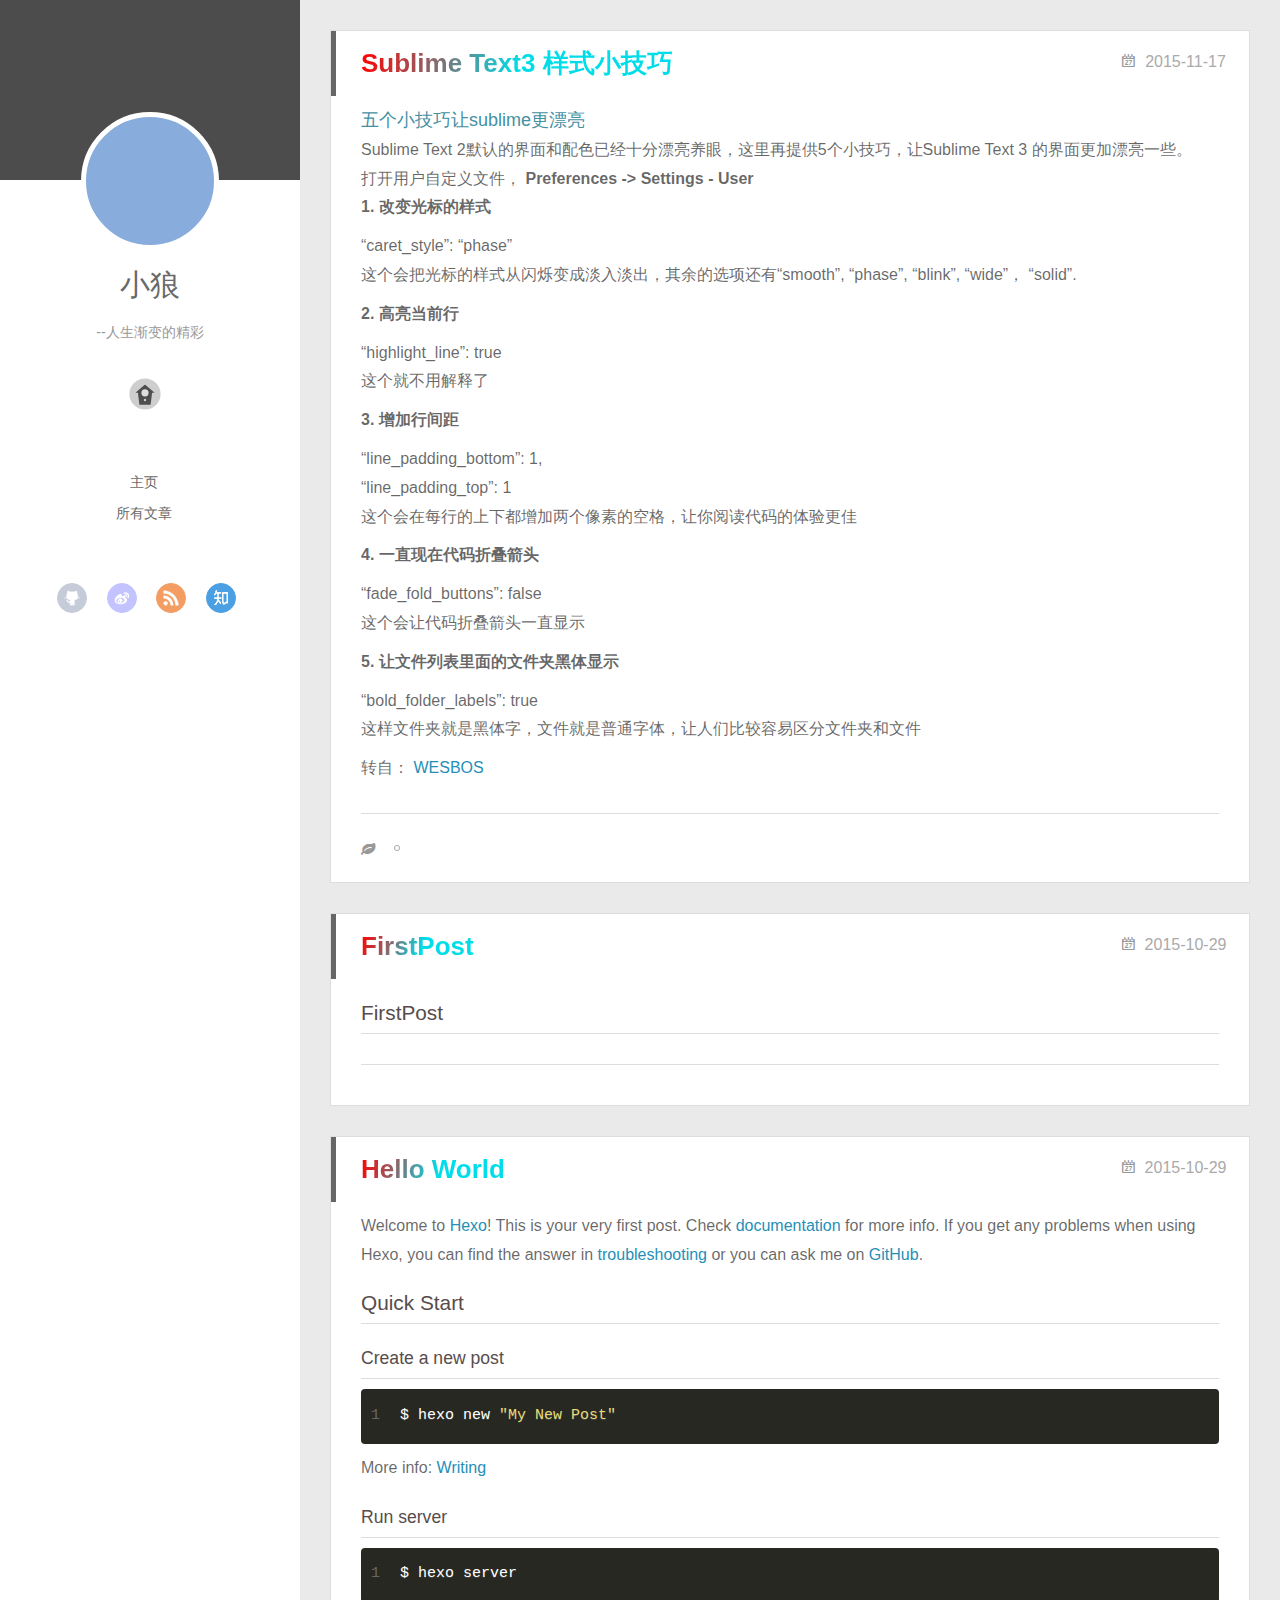
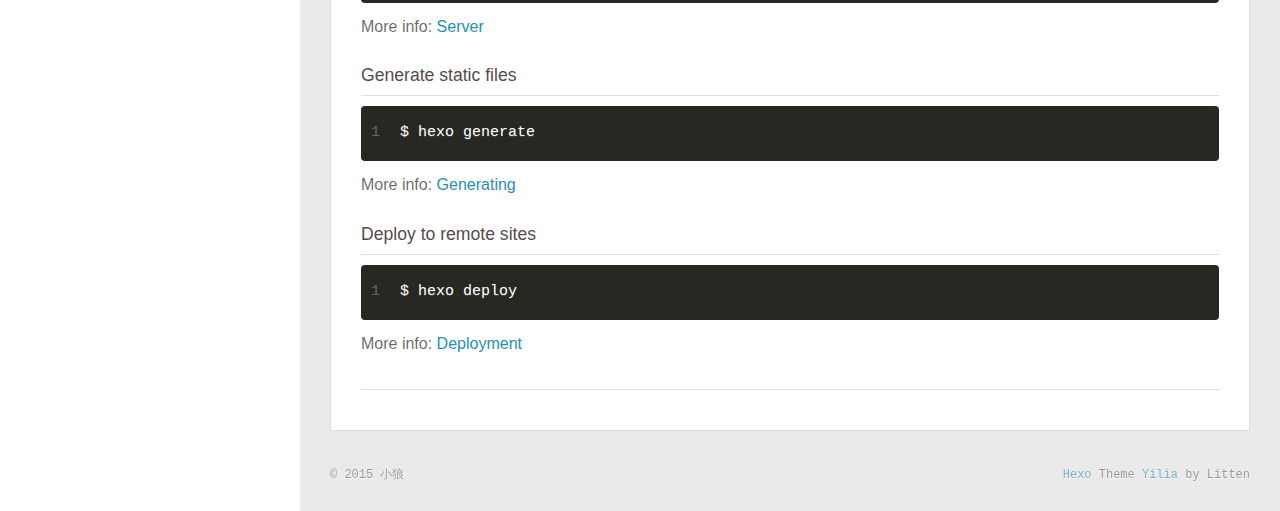
<file: index.html>
<!DOCTYPE html>
<html>
<head>
  <meta charset="utf-8">
  
  <title>luckymore</title>
  <meta name="viewport" content="width=device-width, initial-scale=1, maximum-scale=1">
  <meta name="description" content="随心札记">
<meta property="og:type" content="website">
<meta property="og:title" content="luckymore">
<meta property="og:url" content="http://luckymore.github.io/index.html">
<meta property="og:site_name" content="luckymore">
<meta property="og:description" content="随心札记">
<meta name="twitter:card" content="summary">
<meta name="twitter:title" content="luckymore">
<meta name="twitter:description" content="随心札记">
  
    <link rel="alternative" href="/atom.xml" title="luckymore" type="application/atom+xml">
  
  
    <link rel="icon" href="/favicon.png">
  
  <link rel="stylesheet" href="/css/style.css" type="text/css">
</head>
<body>
  <div id="container">
    <div class="left-col">
    <div class="overlay"></div>
<div class="intrude-less">
	<header id="header" class="inner">
		<a href="/" class="profilepic">
			
			<img lazy-src="/img/pug_bike.gif" class="js-avatar">
			
		</a>

		<hgroup>
		  <h1 class="header-author"><a href="/">小狼</a></h1>
		</hgroup>

		
		<p class="header-subtitle">--人生渐变的精彩</p>
		

		
			<div class="switch-btn">
				<div class="icon">
					<div class="icon-ctn">
						<div class="icon-wrap icon-house" data-idx="0">
							<div class="birdhouse"></div>
							<div class="birdhouse_holes"></div>
						</div>
						<div class="icon-wrap icon-ribbon hide" data-idx="1">
							<div class="ribbon"></div>
						</div>
						
						<div class="icon-wrap icon-link hide" data-idx="2">
							<div class="loopback_l"></div>
							<div class="loopback_r"></div>
						</div>
						
						
						<div class="icon-wrap icon-me hide" data-idx="3">
							<div class="user"></div>
							<div class="shoulder"></div>
						</div>
						
					</div>
					
				</div>
				<div class="tips-box hide">
					<div class="tips-arrow"></div>
					<ul class="tips-inner">
						<li>菜单</li>
						<li>标签</li>
						
						<li>友情链接</li>
						
						
						<li>关于我</li>
						
					</ul>
				</div>
			</div>
		

		<div class="switch-area">
			<div class="switch-wrap">
				<section class="switch-part switch-part1">
					<nav class="header-menu">
						<ul>
						
							<li><a href="/">主页</a></li>
				        
							<li><a href="/archives">所有文章</a></li>
				        
						</ul>
					</nav>
					<nav class="header-nav">
						<div class="social">
							
								<a class="github" target="_blank" href="https://github.com/luckymore" title="github">github</a>
					        
								<a class="weibo" target="_blank" href="http://weibo.com/p/1005052937561245/home?from=page_100505&mod=TAB#place" title="weibo">weibo</a>
					        
								<a class="rss" target="_blank" href="http://feeds.feedburner.com/~u/04729915742677404340" title="rss">rss</a>
					        
								<a class="zhihu" target="_blank" href="http://www.zhihu.com/people/zhang-zhu-11-59" title="zhihu">zhihu</a>
					        
						</div>
					</nav>
				</section>
				
				
				<section class="switch-part switch-part2">
					<div class="widget tagcloud" id="js-tagcloud">
						<a href="/tags/Sublime/" style="font-size: 10px;">Sublime</a>
					</div>
				</section>
				
				
				
				<section class="switch-part switch-part3">
					<div id="js-friends">
					
			          <a target="_blank" class="main-nav-link switch-friends-link" href="http://localhost:4000/">奥巴马的博客</a>
			        
			          <a target="_blank" class="main-nav-link switch-friends-link" href="http://localhost:4000/">卡卡的美丽传说</a>
			        
			          <a target="_blank" class="main-nav-link switch-friends-link" href="http://localhost:4000/">本泽马的博客</a>
			        
			          <a target="_blank" class="main-nav-link switch-friends-link" href="http://localhost:4000/">吉格斯的博客</a>
			        
			          <a target="_blank" class="main-nav-link switch-friends-link" href="http://localhost:4000/">习大大大不同</a>
			        
			          <a target="_blank" class="main-nav-link switch-friends-link" href="http://localhost:4000/">托蒂的博客</a>
			        
			        </div>
				</section>
				

				
				
				<section class="switch-part switch-part4">
				
					<div id="js-aboutme">我是谁，我从哪里来，我到哪里去？我就是我，是颜色不一样的吃货…</div>
				</section>
				
			</div>
		</div>
	</header>				
</div>
    </div>
    <div class="mid-col">
      <nav id="mobile-nav">
  	<div class="overlay">
  		<div class="slider-trigger"></div>
  		<h1 class="header-author js-mobile-header hide">小狼</h1>
  	</div>
	<div class="intrude-less">
		<header id="header" class="inner">
			<div class="profilepic">
				<img lazy-src="/img/pug_bike.gif" class="js-avatar">
			</div>
			<hgroup>
			  <h1 class="header-author">小狼</h1>
			</hgroup>
			
			<p class="header-subtitle">--人生渐变的精彩</p>
			
			<nav class="header-menu">
				<ul>
				
					<li><a href="/">主页</a></li>
		        
					<li><a href="/archives">所有文章</a></li>
		        
		        <div class="clearfix"></div>
				</ul>
			</nav>
			<nav class="header-nav">
				<div class="social">
					
						<a class="github" target="_blank" href="https://github.com/luckymore" title="github">github</a>
			        
						<a class="weibo" target="_blank" href="http://weibo.com/p/1005052937561245/home?from=page_100505&mod=TAB#place" title="weibo">weibo</a>
			        
						<a class="rss" target="_blank" href="http://feeds.feedburner.com/~u/04729915742677404340" title="rss">rss</a>
			        
						<a class="zhihu" target="_blank" href="http://www.zhihu.com/people/zhang-zhu-11-59" title="zhihu">zhihu</a>
			        
				</div>
			</nav>
		</header>				
	</div>
</nav>
      <div class="body-wrap">
  
    <article id="post-Sublime-Text3-样式小技巧" class="article article-type-post" itemscope itemprop="blogPost">
  
    <div class="article-meta">
      <a href="/2015/11/17/Sublime-Text3-样式小技巧/" class="article-date">
  	<time datetime="2015-11-17T14:41:33.000Z" itemprop="datePublished">2015-11-17</time>
</a>
    </div>
  
  <div class="article-inner">
    
      <input type="hidden" class="isFancy" />
    
    
      <header class="article-header">
        
  
    <h1 itemprop="name">
      <a class="article-title" href="/2015/11/17/Sublime-Text3-样式小技巧/">Sublime Text3 样式小技巧</a>
    </h1>
  

      </header>
      
    
    <div class="article-entry" itemprop="articleBody">
      
        <p><font color="#4590a3" size="4px">五个小技巧让sublime更漂亮</font><br>Sublime Text 2默认的界面和配色已经十分漂亮养眼，这里再提供5个小技巧，让Sublime Text 3 的界面更加漂亮一些。<br>  打开用户自定义文件， <strong>Preferences -&gt; Settings - User</strong><br><strong>1. 改变光标的样式</strong></p>
<p>“caret_style”: “phase”<br>这个会把光标的样式从闪烁变成淡入淡出，其余的选项还有“smooth”, “phase”, “blink”, “wide”， “solid”.</p>
<p><strong>2. 高亮当前行</strong></p>
<p>“highlight_line”: true<br>这个就不用解释了</p>
<p><strong>3. 增加行间距</strong></p>
<p>“line_padding_bottom”: 1,<br>“line_padding_top”: 1<br>这个会在每行的上下都增加两个像素的空格，让你阅读代码的体验更佳</p>
<p><strong>4. 一直现在代码折叠箭头</strong></p>
<p>“fade_fold_buttons”: false<br>这个会让代码折叠箭头一直显示</p>
<p><strong>5. 让文件列表里面的文件夹黑体显示</strong></p>
<p>“bold_folder_labels”: true<br>这样文件夹就是黑体字，文件就是普通字体，让人们比较容易区分文件夹和文件</p>
<p>转自： <a href="http://wesbos.com/sublime-text-5-visual-tweaks/" target="_blank" rel="external">WESBOS</a></p>

      
    </div>
    
    <div class="article-info article-info-index">
      
      
	<div class="article-tag tagcloud">
		<ul class="article-tag-list"><li class="article-tag-list-item"><a class="article-tag-list-link" href="/tags/Sublime/">Sublime</a></li></ul>
	</div>

      

      
      <div class="clearfix"></div>
    </div>
    
  </div>
  
</article>







  
    <article id="post-FirstPost" class="article article-type-post" itemscope itemprop="blogPost">
  
    <div class="article-meta">
      <a href="/2015/10/29/FirstPost/" class="article-date">
  	<time datetime="2015-10-29T05:58:21.000Z" itemprop="datePublished">2015-10-29</time>
</a>
    </div>
  
  <div class="article-inner">
    
      <input type="hidden" class="isFancy" />
    
    
      <header class="article-header">
        
  
    <h1 itemprop="name">
      <a class="article-title" href="/2015/10/29/FirstPost/">FirstPost</a>
    </h1>
  

      </header>
      
    
    <div class="article-entry" itemprop="articleBody">
      
        <h2 id="FirstPost">FirstPost</h2>
      
    </div>
    
    <div class="article-info article-info-index">
      
      
      

      
      <div class="clearfix"></div>
    </div>
    
  </div>
  
</article>







  
    <article id="post-hello-world" class="article article-type-post" itemscope itemprop="blogPost">
  
    <div class="article-meta">
      <a href="/2015/10/29/hello-world/" class="article-date">
  	<time datetime="2015-10-29T03:55:16.000Z" itemprop="datePublished">2015-10-29</time>
</a>
    </div>
  
  <div class="article-inner">
    
      <input type="hidden" class="isFancy" />
    
    
      <header class="article-header">
        
  
    <h1 itemprop="name">
      <a class="article-title" href="/2015/10/29/hello-world/">Hello World</a>
    </h1>
  

      </header>
      
    
    <div class="article-entry" itemprop="articleBody">
      
        <p>Welcome to <a href="http://hexo.io/" target="_blank" rel="external">Hexo</a>! This is your very first post. Check <a href="http://hexo.io/docs/" target="_blank" rel="external">documentation</a> for more info. If you get any problems when using Hexo, you can find the answer in <a href="http://hexo.io/docs/troubleshooting.html" target="_blank" rel="external">troubleshooting</a> or you can ask me on <a href="https://github.com/hexojs/hexo/issues" target="_blank" rel="external">GitHub</a>.</p>
<h2 id="Quick_Start">Quick Start</h2><h3 id="Create_a_new_post">Create a new post</h3><figure class="highlight bash"><table><tr><td class="gutter"><pre><span class="line">1</span><br></pre></td><td class="code"><pre><span class="line">$ hexo new <span class="string">"My New Post"</span></span><br></pre></td></tr></table></figure>
<p>More info: <a href="http://hexo.io/docs/writing.html" target="_blank" rel="external">Writing</a></p>
<h3 id="Run_server">Run server</h3><figure class="highlight bash"><table><tr><td class="gutter"><pre><span class="line">1</span><br></pre></td><td class="code"><pre><span class="line">$ hexo server</span><br></pre></td></tr></table></figure>
<p>More info: <a href="http://hexo.io/docs/server.html" target="_blank" rel="external">Server</a></p>
<h3 id="Generate_static_files">Generate static files</h3><figure class="highlight bash"><table><tr><td class="gutter"><pre><span class="line">1</span><br></pre></td><td class="code"><pre><span class="line">$ hexo generate</span><br></pre></td></tr></table></figure>
<p>More info: <a href="http://hexo.io/docs/generating.html" target="_blank" rel="external">Generating</a></p>
<h3 id="Deploy_to_remote_sites">Deploy to remote sites</h3><figure class="highlight bash"><table><tr><td class="gutter"><pre><span class="line">1</span><br></pre></td><td class="code"><pre><span class="line">$ hexo deploy</span><br></pre></td></tr></table></figure>
<p>More info: <a href="http://hexo.io/docs/deployment.html" target="_blank" rel="external">Deployment</a></p>

      
    </div>
    
    <div class="article-info article-info-index">
      
      
      

      
      <div class="clearfix"></div>
    </div>
    
  </div>
  
</article>







  
  
</div>
      <footer id="footer">
  <div class="outer">
    <div id="footer-info">
    	<div class="footer-left">
    		&copy; 2015 小狼
    	</div>
      	<div class="footer-right">
      		<a href="http://hexo.io/" target="_blank">Hexo</a>  Theme <a href="https://github.com/litten/hexo-theme-yilia" target="_blank">Yilia</a> by Litten
      	</div>
    </div>
  </div>
</footer>
    </div>
    
  <link rel="stylesheet" href="/fancybox/jquery.fancybox.css" type="text/css">


<script>
	var yiliaConfig = {
		fancybox: true,
		mathjax: true,
		animate: true,
		isHome: true,
		isPost: false,
		isArchive: false,
		isTag: false,
		isCategory: false,
		open_in_new: true
	}
</script>
<script src="http://7.url.cn/edu/jslib/comb/require-2.1.6,jquery-1.9.1.min.js" type="text/javascript"></script>
<script src="/js/main.js" type="text/javascript"></script>






<script type="text/x-mathjax-config">
MathJax.Hub.Config({
    tex2jax: {
        inlineMath: [ ['$','$'], ["\\(","\\)"]  ],
        processEscapes: true,
        skipTags: ['script', 'noscript', 'style', 'textarea', 'pre', 'code']
    }
});

MathJax.Hub.Queue(function() {
    var all = MathJax.Hub.getAllJax(), i;
    for(i=0; i < all.length; i += 1) {
        all[i].SourceElement().parentNode.className += ' has-jax';                 
    }       
});
</script>

<script type="text/javascript" src="http://cdn.mathjax.org/mathjax/latest/MathJax.js?config=TeX-AMS-MML_HTMLorMML">
</script>


  </div>
</body>
</html>
</file>
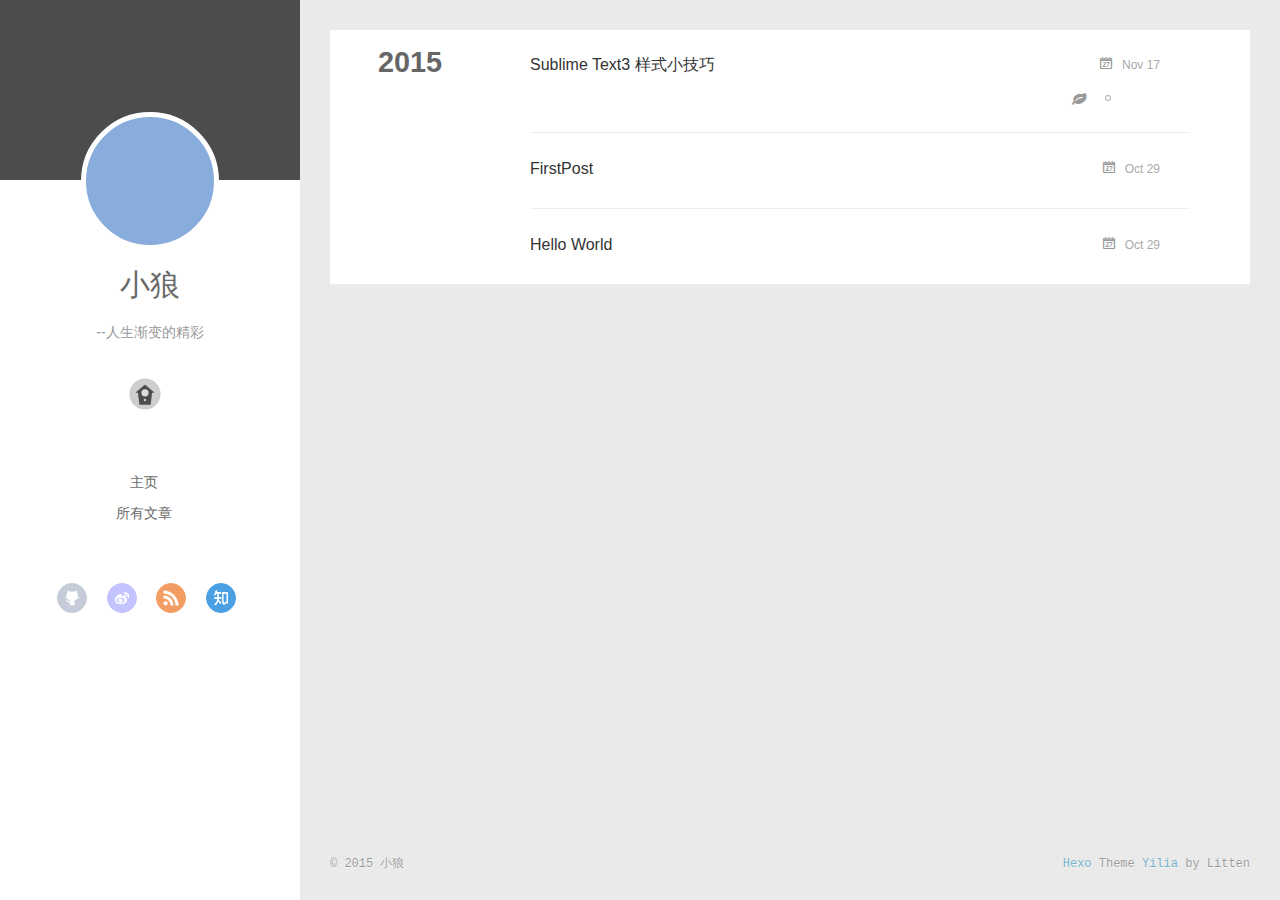
<file: archives/index.html>
<!DOCTYPE html>
<html>
<head>
  <meta charset="utf-8">
  
  <title>Archives | luckymore</title>
  <meta name="viewport" content="width=device-width, initial-scale=1, maximum-scale=1">
  <meta name="description" content="随心札记">
<meta property="og:type" content="website">
<meta property="og:title" content="luckymore">
<meta property="og:url" content="http://luckymore.github.io/archives/index.html">
<meta property="og:site_name" content="luckymore">
<meta property="og:description" content="随心札记">
<meta name="twitter:card" content="summary">
<meta name="twitter:title" content="luckymore">
<meta name="twitter:description" content="随心札记">
  
    <link rel="alternative" href="/atom.xml" title="luckymore" type="application/atom+xml">
  
  
    <link rel="icon" href="/favicon.png">
  
  <link rel="stylesheet" href="/css/style.css" type="text/css">
</head>
<body>
  <div id="container">
    <div class="left-col">
    <div class="overlay"></div>
<div class="intrude-less">
	<header id="header" class="inner">
		<a href="/" class="profilepic">
			
			<img lazy-src="/img/pug_bike.gif" class="js-avatar">
			
		</a>

		<hgroup>
		  <h1 class="header-author"><a href="/">小狼</a></h1>
		</hgroup>

		
		<p class="header-subtitle">--人生渐变的精彩</p>
		

		
			<div class="switch-btn">
				<div class="icon">
					<div class="icon-ctn">
						<div class="icon-wrap icon-house" data-idx="0">
							<div class="birdhouse"></div>
							<div class="birdhouse_holes"></div>
						</div>
						<div class="icon-wrap icon-ribbon hide" data-idx="1">
							<div class="ribbon"></div>
						</div>
						
						<div class="icon-wrap icon-link hide" data-idx="2">
							<div class="loopback_l"></div>
							<div class="loopback_r"></div>
						</div>
						
						
						<div class="icon-wrap icon-me hide" data-idx="3">
							<div class="user"></div>
							<div class="shoulder"></div>
						</div>
						
					</div>
					
				</div>
				<div class="tips-box hide">
					<div class="tips-arrow"></div>
					<ul class="tips-inner">
						<li>菜单</li>
						<li>标签</li>
						
						<li>友情链接</li>
						
						
						<li>关于我</li>
						
					</ul>
				</div>
			</div>
		

		<div class="switch-area">
			<div class="switch-wrap">
				<section class="switch-part switch-part1">
					<nav class="header-menu">
						<ul>
						
							<li><a href="/">主页</a></li>
				        
							<li><a href="/archives">所有文章</a></li>
				        
						</ul>
					</nav>
					<nav class="header-nav">
						<div class="social">
							
								<a class="github" target="_blank" href="https://github.com/luckymore" title="github">github</a>
					        
								<a class="weibo" target="_blank" href="http://weibo.com/p/1005052937561245/home?from=page_100505&mod=TAB#place" title="weibo">weibo</a>
					        
								<a class="rss" target="_blank" href="http://feeds.feedburner.com/~u/04729915742677404340" title="rss">rss</a>
					        
								<a class="zhihu" target="_blank" href="http://www.zhihu.com/people/zhang-zhu-11-59" title="zhihu">zhihu</a>
					        
						</div>
					</nav>
				</section>
				
				
				<section class="switch-part switch-part2">
					<div class="widget tagcloud" id="js-tagcloud">
						<a href="/tags/Sublime/" style="font-size: 10px;">Sublime</a>
					</div>
				</section>
				
				
				
				<section class="switch-part switch-part3">
					<div id="js-friends">
					
			          <a target="_blank" class="main-nav-link switch-friends-link" href="http://localhost:4000/">奥巴马的博客</a>
			        
			          <a target="_blank" class="main-nav-link switch-friends-link" href="http://localhost:4000/">卡卡的美丽传说</a>
			        
			          <a target="_blank" class="main-nav-link switch-friends-link" href="http://localhost:4000/">本泽马的博客</a>
			        
			          <a target="_blank" class="main-nav-link switch-friends-link" href="http://localhost:4000/">吉格斯的博客</a>
			        
			          <a target="_blank" class="main-nav-link switch-friends-link" href="http://localhost:4000/">习大大大不同</a>
			        
			          <a target="_blank" class="main-nav-link switch-friends-link" href="http://localhost:4000/">托蒂的博客</a>
			        
			        </div>
				</section>
				

				
				
				<section class="switch-part switch-part4">
				
					<div id="js-aboutme">我是谁，我从哪里来，我到哪里去？我就是我，是颜色不一样的吃货…</div>
				</section>
				
			</div>
		</div>
	</header>				
</div>
    </div>
    <div class="mid-col">
      <nav id="mobile-nav">
  	<div class="overlay">
  		<div class="slider-trigger"></div>
  		<h1 class="header-author js-mobile-header hide">小狼</h1>
  	</div>
	<div class="intrude-less">
		<header id="header" class="inner">
			<div class="profilepic">
				<img lazy-src="/img/pug_bike.gif" class="js-avatar">
			</div>
			<hgroup>
			  <h1 class="header-author">小狼</h1>
			</hgroup>
			
			<p class="header-subtitle">--人生渐变的精彩</p>
			
			<nav class="header-menu">
				<ul>
				
					<li><a href="/">主页</a></li>
		        
					<li><a href="/archives">所有文章</a></li>
		        
		        <div class="clearfix"></div>
				</ul>
			</nav>
			<nav class="header-nav">
				<div class="social">
					
						<a class="github" target="_blank" href="https://github.com/luckymore" title="github">github</a>
			        
						<a class="weibo" target="_blank" href="http://weibo.com/p/1005052937561245/home?from=page_100505&mod=TAB#place" title="weibo">weibo</a>
			        
						<a class="rss" target="_blank" href="http://feeds.feedburner.com/~u/04729915742677404340" title="rss">rss</a>
			        
						<a class="zhihu" target="_blank" href="http://www.zhihu.com/people/zhang-zhu-11-59" title="zhihu">zhihu</a>
			        
				</div>
			</nav>
		</header>				
	</div>
</nav>
      <div class="body-wrap">
  
  
    
    
      
      
      <section class="archives-wrap">
        <div class="archive-year-wrap">
          <a href="/archives/2015" class="archive-year">2015</a>
        </div>
        <div class="archives">
    
    <article class="archive-article archive-type-post">
  <div class="archive-article-inner">
    <header class="archive-article-header">
      	<div class="article-meta">
	      	<a href="/2015/11/17/Sublime-Text3-样式小技巧/" class="archive-article-date">
  	<time datetime="2015-11-17T14:41:33.000Z" itemprop="datePublished">Nov 17</time>
</a>
        </div>
    	 
  
    <h1 itemprop="name">
      <a class="archive-article-title" href="/2015/11/17/Sublime-Text3-样式小技巧/">Sublime Text3 样式小技巧</a>
    </h1>
  

        <div class="article-info info-on-right">
          
	<div class="article-tag tagcloud">
		<ul class="article-tag-list"><li class="article-tag-list-item"><a class="article-tag-list-link" href="/tags/Sublime/">Sublime</a></li></ul>
	</div>

          

        </div>
        <div class="clearfix"></div>
    </header>
  </div>
</article>
  
    
    
    <article class="archive-article archive-type-post">
  <div class="archive-article-inner">
    <header class="archive-article-header">
      	<div class="article-meta">
	      	<a href="/2015/10/29/FirstPost/" class="archive-article-date">
  	<time datetime="2015-10-29T05:58:21.000Z" itemprop="datePublished">Oct 29</time>
</a>
        </div>
    	 
  
    <h1 itemprop="name">
      <a class="archive-article-title" href="/2015/10/29/FirstPost/">FirstPost</a>
    </h1>
  

        <div class="article-info info-on-right">
          
          

        </div>
        <div class="clearfix"></div>
    </header>
  </div>
</article>
  
    
    
    <article class="archive-article archive-type-post">
  <div class="archive-article-inner">
    <header class="archive-article-header">
      	<div class="article-meta">
	      	<a href="/2015/10/29/hello-world/" class="archive-article-date">
  	<time datetime="2015-10-29T03:55:16.000Z" itemprop="datePublished">Oct 29</time>
</a>
        </div>
    	 
  
    <h1 itemprop="name">
      <a class="archive-article-title" href="/2015/10/29/hello-world/">Hello World</a>
    </h1>
  

        <div class="article-info info-on-right">
          
          

        </div>
        <div class="clearfix"></div>
    </header>
  </div>
</article>
  
  
    </div></section>
  

    

</div>
      <footer id="footer">
  <div class="outer">
    <div id="footer-info">
    	<div class="footer-left">
    		&copy; 2015 小狼
    	</div>
      	<div class="footer-right">
      		<a href="http://hexo.io/" target="_blank">Hexo</a>  Theme <a href="https://github.com/litten/hexo-theme-yilia" target="_blank">Yilia</a> by Litten
      	</div>
    </div>
  </div>
</footer>
    </div>
    
  <link rel="stylesheet" href="/fancybox/jquery.fancybox.css" type="text/css">


<script>
	var yiliaConfig = {
		fancybox: true,
		mathjax: true,
		animate: true,
		isHome: false,
		isPost: false,
		isArchive: true,
		isTag: false,
		isCategory: false,
		open_in_new: true
	}
</script>
<script src="http://7.url.cn/edu/jslib/comb/require-2.1.6,jquery-1.9.1.min.js" type="text/javascript"></script>
<script src="/js/main.js" type="text/javascript"></script>






<script type="text/x-mathjax-config">
MathJax.Hub.Config({
    tex2jax: {
        inlineMath: [ ['$','$'], ["\\(","\\)"]  ],
        processEscapes: true,
        skipTags: ['script', 'noscript', 'style', 'textarea', 'pre', 'code']
    }
});

MathJax.Hub.Queue(function() {
    var all = MathJax.Hub.getAllJax(), i;
    for(i=0; i < all.length; i += 1) {
        all[i].SourceElement().parentNode.className += ' has-jax';                 
    }       
});
</script>

<script type="text/javascript" src="http://cdn.mathjax.org/mathjax/latest/MathJax.js?config=TeX-AMS-MML_HTMLorMML">
</script>


  </div>
</body>
</html>
</file>
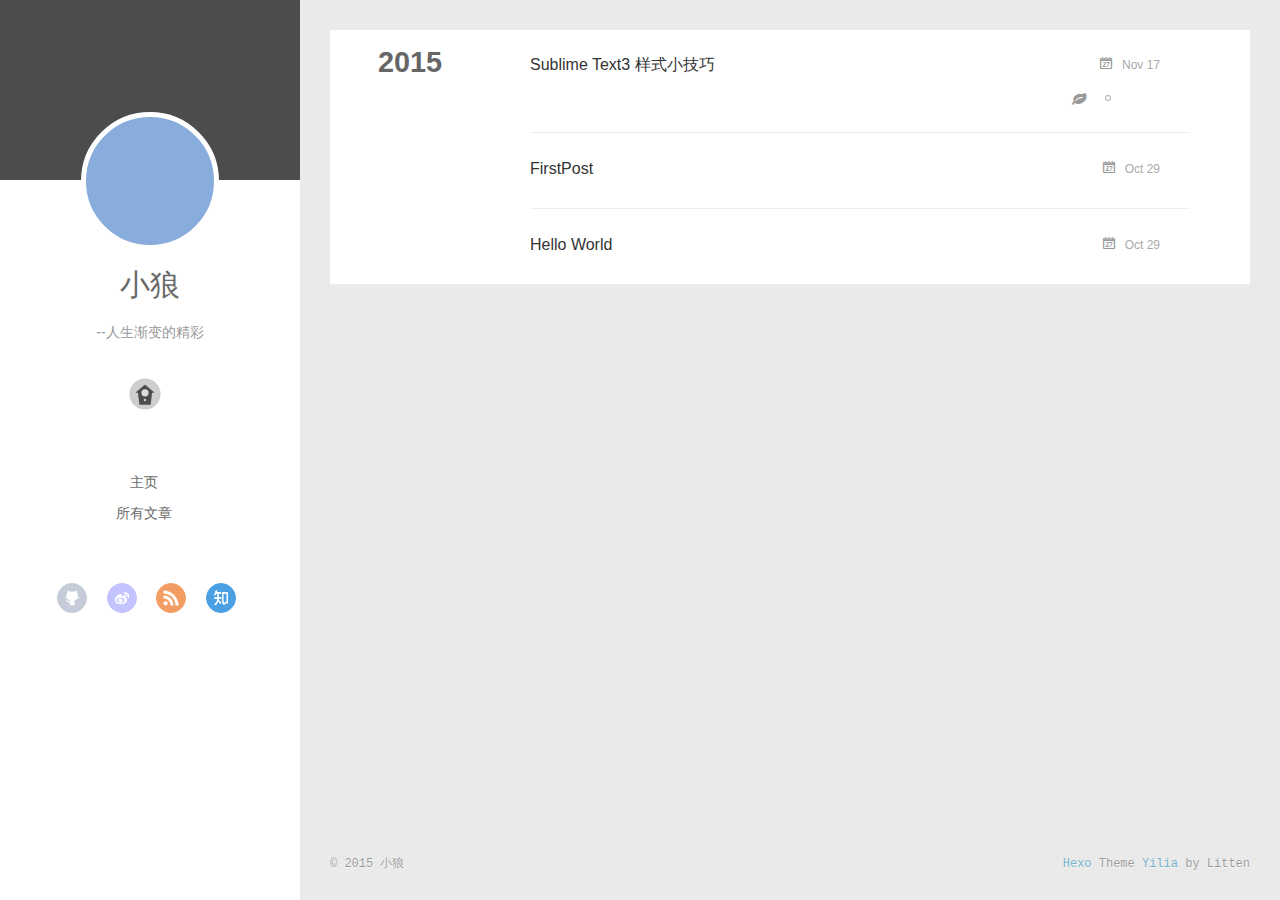
<file: archives/2015/index.html>
<!DOCTYPE html>
<html>
<head>
  <meta charset="utf-8">
  
  <title>Archives: 2015 | luckymore</title>
  <meta name="viewport" content="width=device-width, initial-scale=1, maximum-scale=1">
  <meta name="description" content="随心札记">
<meta property="og:type" content="website">
<meta property="og:title" content="luckymore">
<meta property="og:url" content="http://luckymore.github.io/archives/2015/index.html">
<meta property="og:site_name" content="luckymore">
<meta property="og:description" content="随心札记">
<meta name="twitter:card" content="summary">
<meta name="twitter:title" content="luckymore">
<meta name="twitter:description" content="随心札记">
  
    <link rel="alternative" href="/atom.xml" title="luckymore" type="application/atom+xml">
  
  
    <link rel="icon" href="/favicon.png">
  
  <link rel="stylesheet" href="/css/style.css" type="text/css">
</head>
<body>
  <div id="container">
    <div class="left-col">
    <div class="overlay"></div>
<div class="intrude-less">
	<header id="header" class="inner">
		<a href="/" class="profilepic">
			
			<img lazy-src="/img/pug_bike.gif" class="js-avatar">
			
		</a>

		<hgroup>
		  <h1 class="header-author"><a href="/">小狼</a></h1>
		</hgroup>

		
		<p class="header-subtitle">--人生渐变的精彩</p>
		

		
			<div class="switch-btn">
				<div class="icon">
					<div class="icon-ctn">
						<div class="icon-wrap icon-house" data-idx="0">
							<div class="birdhouse"></div>
							<div class="birdhouse_holes"></div>
						</div>
						<div class="icon-wrap icon-ribbon hide" data-idx="1">
							<div class="ribbon"></div>
						</div>
						
						<div class="icon-wrap icon-link hide" data-idx="2">
							<div class="loopback_l"></div>
							<div class="loopback_r"></div>
						</div>
						
						
						<div class="icon-wrap icon-me hide" data-idx="3">
							<div class="user"></div>
							<div class="shoulder"></div>
						</div>
						
					</div>
					
				</div>
				<div class="tips-box hide">
					<div class="tips-arrow"></div>
					<ul class="tips-inner">
						<li>菜单</li>
						<li>标签</li>
						
						<li>友情链接</li>
						
						
						<li>关于我</li>
						
					</ul>
				</div>
			</div>
		

		<div class="switch-area">
			<div class="switch-wrap">
				<section class="switch-part switch-part1">
					<nav class="header-menu">
						<ul>
						
							<li><a href="/">主页</a></li>
				        
							<li><a href="/archives">所有文章</a></li>
				        
						</ul>
					</nav>
					<nav class="header-nav">
						<div class="social">
							
								<a class="github" target="_blank" href="https://github.com/luckymore" title="github">github</a>
					        
								<a class="weibo" target="_blank" href="http://weibo.com/p/1005052937561245/home?from=page_100505&mod=TAB#place" title="weibo">weibo</a>
					        
								<a class="rss" target="_blank" href="http://feeds.feedburner.com/~u/04729915742677404340" title="rss">rss</a>
					        
								<a class="zhihu" target="_blank" href="http://www.zhihu.com/people/zhang-zhu-11-59" title="zhihu">zhihu</a>
					        
						</div>
					</nav>
				</section>
				
				
				<section class="switch-part switch-part2">
					<div class="widget tagcloud" id="js-tagcloud">
						<a href="/tags/Sublime/" style="font-size: 10px;">Sublime</a>
					</div>
				</section>
				
				
				
				<section class="switch-part switch-part3">
					<div id="js-friends">
					
			          <a target="_blank" class="main-nav-link switch-friends-link" href="http://localhost:4000/">奥巴马的博客</a>
			        
			          <a target="_blank" class="main-nav-link switch-friends-link" href="http://localhost:4000/">卡卡的美丽传说</a>
			        
			          <a target="_blank" class="main-nav-link switch-friends-link" href="http://localhost:4000/">本泽马的博客</a>
			        
			          <a target="_blank" class="main-nav-link switch-friends-link" href="http://localhost:4000/">吉格斯的博客</a>
			        
			          <a target="_blank" class="main-nav-link switch-friends-link" href="http://localhost:4000/">习大大大不同</a>
			        
			          <a target="_blank" class="main-nav-link switch-friends-link" href="http://localhost:4000/">托蒂的博客</a>
			        
			        </div>
				</section>
				

				
				
				<section class="switch-part switch-part4">
				
					<div id="js-aboutme">我是谁，我从哪里来，我到哪里去？我就是我，是颜色不一样的吃货…</div>
				</section>
				
			</div>
		</div>
	</header>				
</div>
    </div>
    <div class="mid-col">
      <nav id="mobile-nav">
  	<div class="overlay">
  		<div class="slider-trigger"></div>
  		<h1 class="header-author js-mobile-header hide">小狼</h1>
  	</div>
	<div class="intrude-less">
		<header id="header" class="inner">
			<div class="profilepic">
				<img lazy-src="/img/pug_bike.gif" class="js-avatar">
			</div>
			<hgroup>
			  <h1 class="header-author">小狼</h1>
			</hgroup>
			
			<p class="header-subtitle">--人生渐变的精彩</p>
			
			<nav class="header-menu">
				<ul>
				
					<li><a href="/">主页</a></li>
		        
					<li><a href="/archives">所有文章</a></li>
		        
		        <div class="clearfix"></div>
				</ul>
			</nav>
			<nav class="header-nav">
				<div class="social">
					
						<a class="github" target="_blank" href="https://github.com/luckymore" title="github">github</a>
			        
						<a class="weibo" target="_blank" href="http://weibo.com/p/1005052937561245/home?from=page_100505&mod=TAB#place" title="weibo">weibo</a>
			        
						<a class="rss" target="_blank" href="http://feeds.feedburner.com/~u/04729915742677404340" title="rss">rss</a>
			        
						<a class="zhihu" target="_blank" href="http://www.zhihu.com/people/zhang-zhu-11-59" title="zhihu">zhihu</a>
			        
				</div>
			</nav>
		</header>				
	</div>
</nav>
      <div class="body-wrap">
  
  
    
    
      
      
      <section class="archives-wrap">
        <div class="archive-year-wrap">
          <a href="/archives/2015" class="archive-year">2015</a>
        </div>
        <div class="archives">
    
    <article class="archive-article archive-type-post">
  <div class="archive-article-inner">
    <header class="archive-article-header">
      	<div class="article-meta">
	      	<a href="/2015/11/17/Sublime-Text3-样式小技巧/" class="archive-article-date">
  	<time datetime="2015-11-17T14:41:33.000Z" itemprop="datePublished">Nov 17</time>
</a>
        </div>
    	 
  
    <h1 itemprop="name">
      <a class="archive-article-title" href="/2015/11/17/Sublime-Text3-样式小技巧/">Sublime Text3 样式小技巧</a>
    </h1>
  

        <div class="article-info info-on-right">
          
	<div class="article-tag tagcloud">
		<ul class="article-tag-list"><li class="article-tag-list-item"><a class="article-tag-list-link" href="/tags/Sublime/">Sublime</a></li></ul>
	</div>

          

        </div>
        <div class="clearfix"></div>
    </header>
  </div>
</article>
  
    
    
    <article class="archive-article archive-type-post">
  <div class="archive-article-inner">
    <header class="archive-article-header">
      	<div class="article-meta">
	      	<a href="/2015/10/29/FirstPost/" class="archive-article-date">
  	<time datetime="2015-10-29T05:58:21.000Z" itemprop="datePublished">Oct 29</time>
</a>
        </div>
    	 
  
    <h1 itemprop="name">
      <a class="archive-article-title" href="/2015/10/29/FirstPost/">FirstPost</a>
    </h1>
  

        <div class="article-info info-on-right">
          
          

        </div>
        <div class="clearfix"></div>
    </header>
  </div>
</article>
  
    
    
    <article class="archive-article archive-type-post">
  <div class="archive-article-inner">
    <header class="archive-article-header">
      	<div class="article-meta">
	      	<a href="/2015/10/29/hello-world/" class="archive-article-date">
  	<time datetime="2015-10-29T03:55:16.000Z" itemprop="datePublished">Oct 29</time>
</a>
        </div>
    	 
  
    <h1 itemprop="name">
      <a class="archive-article-title" href="/2015/10/29/hello-world/">Hello World</a>
    </h1>
  

        <div class="article-info info-on-right">
          
          

        </div>
        <div class="clearfix"></div>
    </header>
  </div>
</article>
  
  
    </div></section>
  

    

</div>
      <footer id="footer">
  <div class="outer">
    <div id="footer-info">
    	<div class="footer-left">
    		&copy; 2015 小狼
    	</div>
      	<div class="footer-right">
      		<a href="http://hexo.io/" target="_blank">Hexo</a>  Theme <a href="https://github.com/litten/hexo-theme-yilia" target="_blank">Yilia</a> by Litten
      	</div>
    </div>
  </div>
</footer>
    </div>
    
  <link rel="stylesheet" href="/fancybox/jquery.fancybox.css" type="text/css">


<script>
	var yiliaConfig = {
		fancybox: true,
		mathjax: true,
		animate: true,
		isHome: false,
		isPost: false,
		isArchive: true,
		isTag: false,
		isCategory: false,
		open_in_new: true
	}
</script>
<script src="http://7.url.cn/edu/jslib/comb/require-2.1.6,jquery-1.9.1.min.js" type="text/javascript"></script>
<script src="/js/main.js" type="text/javascript"></script>






<script type="text/x-mathjax-config">
MathJax.Hub.Config({
    tex2jax: {
        inlineMath: [ ['$','$'], ["\\(","\\)"]  ],
        processEscapes: true,
        skipTags: ['script', 'noscript', 'style', 'textarea', 'pre', 'code']
    }
});

MathJax.Hub.Queue(function() {
    var all = MathJax.Hub.getAllJax(), i;
    for(i=0; i < all.length; i += 1) {
        all[i].SourceElement().parentNode.className += ' has-jax';                 
    }       
});
</script>

<script type="text/javascript" src="http://cdn.mathjax.org/mathjax/latest/MathJax.js?config=TeX-AMS-MML_HTMLorMML">
</script>


  </div>
</body>
</html>
</file>
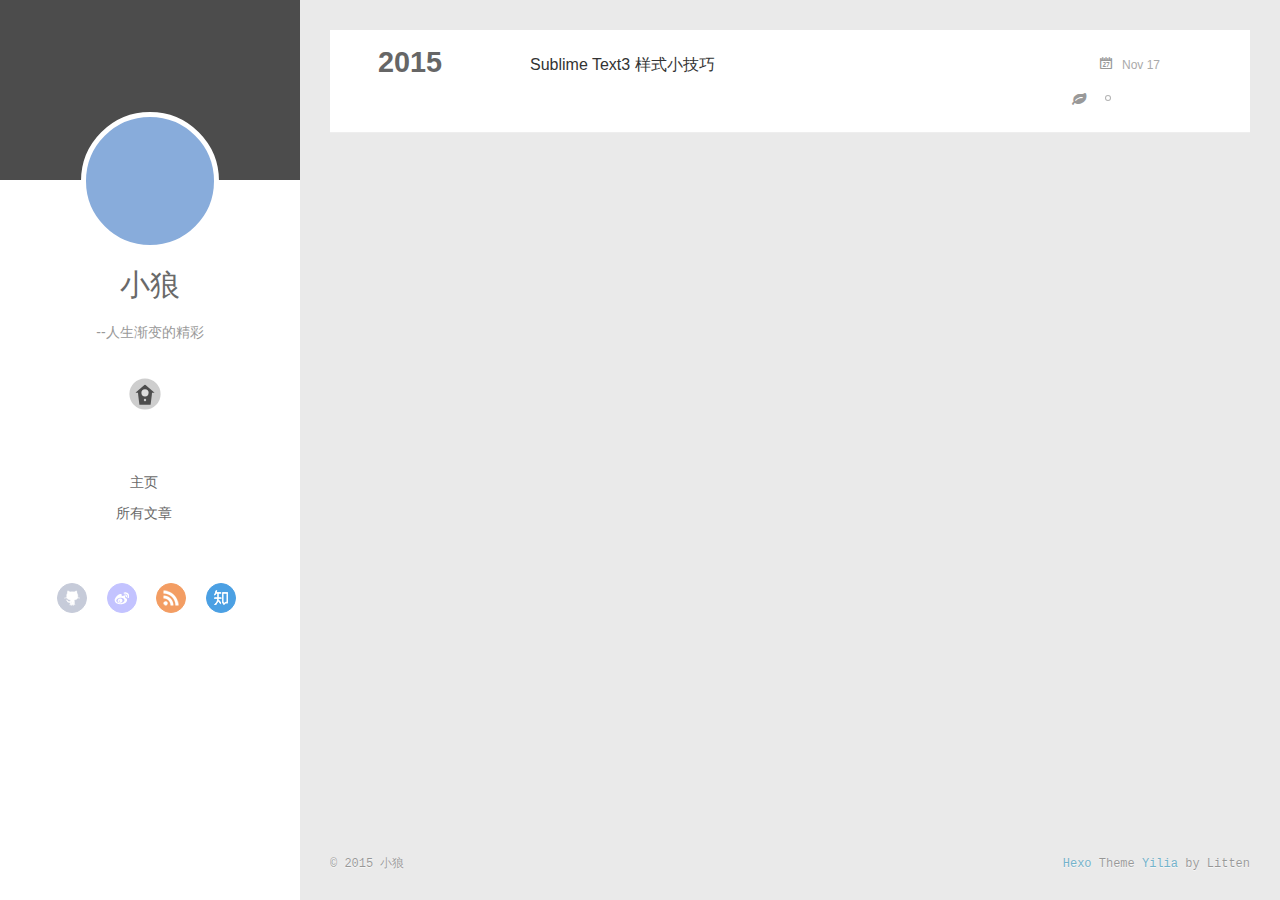
<file: tags/Sublime/index.html>
<!DOCTYPE html>
<html>
<head>
  <meta charset="utf-8">
  
  <title>Tag: Sublime | luckymore</title>
  <meta name="viewport" content="width=device-width, initial-scale=1, maximum-scale=1">
  <meta name="description" content="随心札记">
<meta property="og:type" content="website">
<meta property="og:title" content="luckymore">
<meta property="og:url" content="http://luckymore.github.io/tags/Sublime/index.html">
<meta property="og:site_name" content="luckymore">
<meta property="og:description" content="随心札记">
<meta name="twitter:card" content="summary">
<meta name="twitter:title" content="luckymore">
<meta name="twitter:description" content="随心札记">
  
    <link rel="alternative" href="/atom.xml" title="luckymore" type="application/atom+xml">
  
  
    <link rel="icon" href="/favicon.png">
  
  <link rel="stylesheet" href="/css/style.css" type="text/css">
</head>
<body>
  <div id="container">
    <div class="left-col">
    <div class="overlay"></div>
<div class="intrude-less">
	<header id="header" class="inner">
		<a href="/" class="profilepic">
			
			<img lazy-src="/img/pug_bike.gif" class="js-avatar">
			
		</a>

		<hgroup>
		  <h1 class="header-author"><a href="/">小狼</a></h1>
		</hgroup>

		
		<p class="header-subtitle">--人生渐变的精彩</p>
		

		
			<div class="switch-btn">
				<div class="icon">
					<div class="icon-ctn">
						<div class="icon-wrap icon-house" data-idx="0">
							<div class="birdhouse"></div>
							<div class="birdhouse_holes"></div>
						</div>
						<div class="icon-wrap icon-ribbon hide" data-idx="1">
							<div class="ribbon"></div>
						</div>
						
						<div class="icon-wrap icon-link hide" data-idx="2">
							<div class="loopback_l"></div>
							<div class="loopback_r"></div>
						</div>
						
						
						<div class="icon-wrap icon-me hide" data-idx="3">
							<div class="user"></div>
							<div class="shoulder"></div>
						</div>
						
					</div>
					
				</div>
				<div class="tips-box hide">
					<div class="tips-arrow"></div>
					<ul class="tips-inner">
						<li>菜单</li>
						<li>标签</li>
						
						<li>友情链接</li>
						
						
						<li>关于我</li>
						
					</ul>
				</div>
			</div>
		

		<div class="switch-area">
			<div class="switch-wrap">
				<section class="switch-part switch-part1">
					<nav class="header-menu">
						<ul>
						
							<li><a href="/">主页</a></li>
				        
							<li><a href="/archives">所有文章</a></li>
				        
						</ul>
					</nav>
					<nav class="header-nav">
						<div class="social">
							
								<a class="github" target="_blank" href="https://github.com/luckymore" title="github">github</a>
					        
								<a class="weibo" target="_blank" href="http://weibo.com/p/1005052937561245/home?from=page_100505&mod=TAB#place" title="weibo">weibo</a>
					        
								<a class="rss" target="_blank" href="http://feeds.feedburner.com/~u/04729915742677404340" title="rss">rss</a>
					        
								<a class="zhihu" target="_blank" href="http://www.zhihu.com/people/zhang-zhu-11-59" title="zhihu">zhihu</a>
					        
						</div>
					</nav>
				</section>
				
				
				<section class="switch-part switch-part2">
					<div class="widget tagcloud" id="js-tagcloud">
						<a href="/tags/Sublime/" style="font-size: 10px;">Sublime</a>
					</div>
				</section>
				
				
				
				<section class="switch-part switch-part3">
					<div id="js-friends">
					
			          <a target="_blank" class="main-nav-link switch-friends-link" href="http://localhost:4000/">奥巴马的博客</a>
			        
			          <a target="_blank" class="main-nav-link switch-friends-link" href="http://localhost:4000/">卡卡的美丽传说</a>
			        
			          <a target="_blank" class="main-nav-link switch-friends-link" href="http://localhost:4000/">本泽马的博客</a>
			        
			          <a target="_blank" class="main-nav-link switch-friends-link" href="http://localhost:4000/">吉格斯的博客</a>
			        
			          <a target="_blank" class="main-nav-link switch-friends-link" href="http://localhost:4000/">习大大大不同</a>
			        
			          <a target="_blank" class="main-nav-link switch-friends-link" href="http://localhost:4000/">托蒂的博客</a>
			        
			        </div>
				</section>
				

				
				
				<section class="switch-part switch-part4">
				
					<div id="js-aboutme">我是谁，我从哪里来，我到哪里去？我就是我，是颜色不一样的吃货…</div>
				</section>
				
			</div>
		</div>
	</header>				
</div>
    </div>
    <div class="mid-col">
      <nav id="mobile-nav">
  	<div class="overlay">
  		<div class="slider-trigger"></div>
  		<h1 class="header-author js-mobile-header hide">小狼</h1>
  	</div>
	<div class="intrude-less">
		<header id="header" class="inner">
			<div class="profilepic">
				<img lazy-src="/img/pug_bike.gif" class="js-avatar">
			</div>
			<hgroup>
			  <h1 class="header-author">小狼</h1>
			</hgroup>
			
			<p class="header-subtitle">--人生渐变的精彩</p>
			
			<nav class="header-menu">
				<ul>
				
					<li><a href="/">主页</a></li>
		        
					<li><a href="/archives">所有文章</a></li>
		        
		        <div class="clearfix"></div>
				</ul>
			</nav>
			<nav class="header-nav">
				<div class="social">
					
						<a class="github" target="_blank" href="https://github.com/luckymore" title="github">github</a>
			        
						<a class="weibo" target="_blank" href="http://weibo.com/p/1005052937561245/home?from=page_100505&mod=TAB#place" title="weibo">weibo</a>
			        
						<a class="rss" target="_blank" href="http://feeds.feedburner.com/~u/04729915742677404340" title="rss">rss</a>
			        
						<a class="zhihu" target="_blank" href="http://www.zhihu.com/people/zhang-zhu-11-59" title="zhihu">zhihu</a>
			        
				</div>
			</nav>
		</header>				
	</div>
</nav>
      <div class="body-wrap">
  
  
    
    
      
      
      <section class="archives-wrap">
        <div class="archive-year-wrap">
          <a href="/archives/2015" class="archive-year">2015</a>
        </div>
        <div class="archives">
    
    <article class="archive-article archive-type-post">
  <div class="archive-article-inner">
    <header class="archive-article-header">
      	<div class="article-meta">
	      	<a href="/2015/11/17/Sublime-Text3-样式小技巧/" class="archive-article-date">
  	<time datetime="2015-11-17T14:41:33.000Z" itemprop="datePublished">Nov 17</time>
</a>
        </div>
    	 
  
    <h1 itemprop="name">
      <a class="archive-article-title" href="/2015/11/17/Sublime-Text3-样式小技巧/">Sublime Text3 样式小技巧</a>
    </h1>
  

        <div class="article-info info-on-right">
          
	<div class="article-tag tagcloud">
		<ul class="article-tag-list"><li class="article-tag-list-item"><a class="article-tag-list-link" href="/tags/Sublime/">Sublime</a></li></ul>
	</div>

          

        </div>
        <div class="clearfix"></div>
    </header>
  </div>
</article>
  
  
    </div></section>
  

    

</div>
      <footer id="footer">
  <div class="outer">
    <div id="footer-info">
    	<div class="footer-left">
    		&copy; 2015 小狼
    	</div>
      	<div class="footer-right">
      		<a href="http://hexo.io/" target="_blank">Hexo</a>  Theme <a href="https://github.com/litten/hexo-theme-yilia" target="_blank">Yilia</a> by Litten
      	</div>
    </div>
  </div>
</footer>
    </div>
    
  <link rel="stylesheet" href="/fancybox/jquery.fancybox.css" type="text/css">


<script>
	var yiliaConfig = {
		fancybox: true,
		mathjax: true,
		animate: true,
		isHome: false,
		isPost: false,
		isArchive: false,
		isTag: true,
		isCategory: false,
		open_in_new: true
	}
</script>
<script src="http://7.url.cn/edu/jslib/comb/require-2.1.6,jquery-1.9.1.min.js" type="text/javascript"></script>
<script src="/js/main.js" type="text/javascript"></script>






<script type="text/x-mathjax-config">
MathJax.Hub.Config({
    tex2jax: {
        inlineMath: [ ['$','$'], ["\\(","\\)"]  ],
        processEscapes: true,
        skipTags: ['script', 'noscript', 'style', 'textarea', 'pre', 'code']
    }
});

MathJax.Hub.Queue(function() {
    var all = MathJax.Hub.getAllJax(), i;
    for(i=0; i < all.length; i += 1) {
        all[i].SourceElement().parentNode.className += ' has-jax';                 
    }       
});
</script>

<script type="text/javascript" src="http://cdn.mathjax.org/mathjax/latest/MathJax.js?config=TeX-AMS-MML_HTMLorMML">
</script>


  </div>
</body>
</html>
</file>
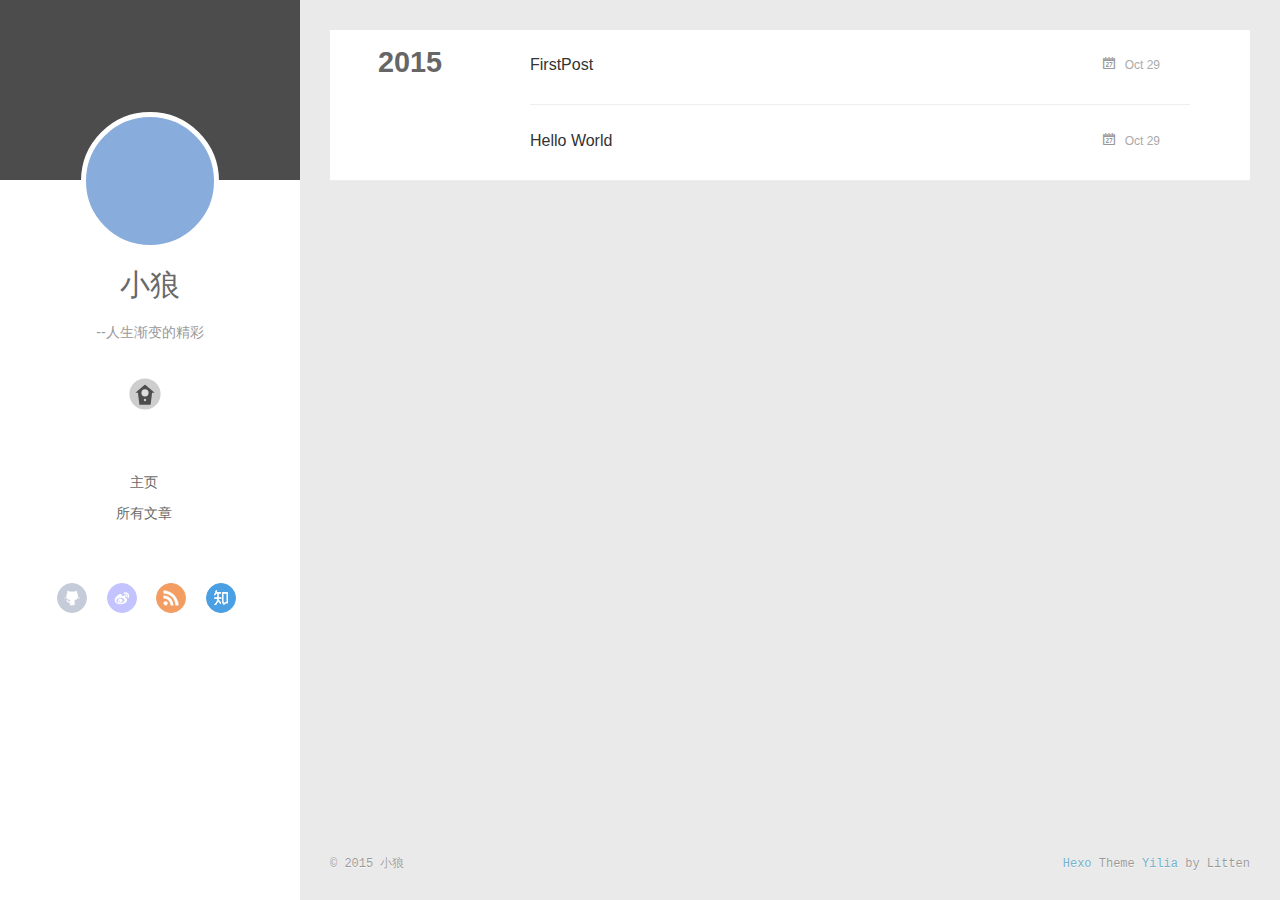
<file: archives/2015/10/index.html>
<!DOCTYPE html>
<html>
<head>
  <meta charset="utf-8">
  
  <title>Archives: 2015/10 | luckymore</title>
  <meta name="viewport" content="width=device-width, initial-scale=1, maximum-scale=1">
  <meta name="description" content="随心札记">
<meta property="og:type" content="website">
<meta property="og:title" content="luckymore">
<meta property="og:url" content="http://luckymore.github.io/archives/2015/10/index.html">
<meta property="og:site_name" content="luckymore">
<meta property="og:description" content="随心札记">
<meta name="twitter:card" content="summary">
<meta name="twitter:title" content="luckymore">
<meta name="twitter:description" content="随心札记">
  
    <link rel="alternative" href="/atom.xml" title="luckymore" type="application/atom+xml">
  
  
    <link rel="icon" href="/favicon.png">
  
  <link rel="stylesheet" href="/css/style.css" type="text/css">
</head>
<body>
  <div id="container">
    <div class="left-col">
    <div class="overlay"></div>
<div class="intrude-less">
	<header id="header" class="inner">
		<a href="/" class="profilepic">
			
			<img lazy-src="/img/pug_bike.gif" class="js-avatar">
			
		</a>

		<hgroup>
		  <h1 class="header-author"><a href="/">小狼</a></h1>
		</hgroup>

		
		<p class="header-subtitle">--人生渐变的精彩</p>
		

		
			<div class="switch-btn">
				<div class="icon">
					<div class="icon-ctn">
						<div class="icon-wrap icon-house" data-idx="0">
							<div class="birdhouse"></div>
							<div class="birdhouse_holes"></div>
						</div>
						<div class="icon-wrap icon-ribbon hide" data-idx="1">
							<div class="ribbon"></div>
						</div>
						
						<div class="icon-wrap icon-link hide" data-idx="2">
							<div class="loopback_l"></div>
							<div class="loopback_r"></div>
						</div>
						
						
						<div class="icon-wrap icon-me hide" data-idx="3">
							<div class="user"></div>
							<div class="shoulder"></div>
						</div>
						
					</div>
					
				</div>
				<div class="tips-box hide">
					<div class="tips-arrow"></div>
					<ul class="tips-inner">
						<li>菜单</li>
						<li>标签</li>
						
						<li>友情链接</li>
						
						
						<li>关于我</li>
						
					</ul>
				</div>
			</div>
		

		<div class="switch-area">
			<div class="switch-wrap">
				<section class="switch-part switch-part1">
					<nav class="header-menu">
						<ul>
						
							<li><a href="/">主页</a></li>
				        
							<li><a href="/archives">所有文章</a></li>
				        
						</ul>
					</nav>
					<nav class="header-nav">
						<div class="social">
							
								<a class="github" target="_blank" href="https://github.com/luckymore" title="github">github</a>
					        
								<a class="weibo" target="_blank" href="http://weibo.com/p/1005052937561245/home?from=page_100505&mod=TAB#place" title="weibo">weibo</a>
					        
								<a class="rss" target="_blank" href="http://feeds.feedburner.com/~u/04729915742677404340" title="rss">rss</a>
					        
								<a class="zhihu" target="_blank" href="http://www.zhihu.com/people/zhang-zhu-11-59" title="zhihu">zhihu</a>
					        
						</div>
					</nav>
				</section>
				
				
				<section class="switch-part switch-part2">
					<div class="widget tagcloud" id="js-tagcloud">
						<a href="/tags/Sublime/" style="font-size: 10px;">Sublime</a>
					</div>
				</section>
				
				
				
				<section class="switch-part switch-part3">
					<div id="js-friends">
					
			          <a target="_blank" class="main-nav-link switch-friends-link" href="http://localhost:4000/">奥巴马的博客</a>
			        
			          <a target="_blank" class="main-nav-link switch-friends-link" href="http://localhost:4000/">卡卡的美丽传说</a>
			        
			          <a target="_blank" class="main-nav-link switch-friends-link" href="http://localhost:4000/">本泽马的博客</a>
			        
			          <a target="_blank" class="main-nav-link switch-friends-link" href="http://localhost:4000/">吉格斯的博客</a>
			        
			          <a target="_blank" class="main-nav-link switch-friends-link" href="http://localhost:4000/">习大大大不同</a>
			        
			          <a target="_blank" class="main-nav-link switch-friends-link" href="http://localhost:4000/">托蒂的博客</a>
			        
			        </div>
				</section>
				

				
				
				<section class="switch-part switch-part4">
				
					<div id="js-aboutme">我是谁，我从哪里来，我到哪里去？我就是我，是颜色不一样的吃货…</div>
				</section>
				
			</div>
		</div>
	</header>				
</div>
    </div>
    <div class="mid-col">
      <nav id="mobile-nav">
  	<div class="overlay">
  		<div class="slider-trigger"></div>
  		<h1 class="header-author js-mobile-header hide">小狼</h1>
  	</div>
	<div class="intrude-less">
		<header id="header" class="inner">
			<div class="profilepic">
				<img lazy-src="/img/pug_bike.gif" class="js-avatar">
			</div>
			<hgroup>
			  <h1 class="header-author">小狼</h1>
			</hgroup>
			
			<p class="header-subtitle">--人生渐变的精彩</p>
			
			<nav class="header-menu">
				<ul>
				
					<li><a href="/">主页</a></li>
		        
					<li><a href="/archives">所有文章</a></li>
		        
		        <div class="clearfix"></div>
				</ul>
			</nav>
			<nav class="header-nav">
				<div class="social">
					
						<a class="github" target="_blank" href="https://github.com/luckymore" title="github">github</a>
			        
						<a class="weibo" target="_blank" href="http://weibo.com/p/1005052937561245/home?from=page_100505&mod=TAB#place" title="weibo">weibo</a>
			        
						<a class="rss" target="_blank" href="http://feeds.feedburner.com/~u/04729915742677404340" title="rss">rss</a>
			        
						<a class="zhihu" target="_blank" href="http://www.zhihu.com/people/zhang-zhu-11-59" title="zhihu">zhihu</a>
			        
				</div>
			</nav>
		</header>				
	</div>
</nav>
      <div class="body-wrap">
  
  
    
    
      
      
      <section class="archives-wrap">
        <div class="archive-year-wrap">
          <a href="/archives/2015" class="archive-year">2015</a>
        </div>
        <div class="archives">
    
    <article class="archive-article archive-type-post">
  <div class="archive-article-inner">
    <header class="archive-article-header">
      	<div class="article-meta">
	      	<a href="/2015/10/29/FirstPost/" class="archive-article-date">
  	<time datetime="2015-10-29T05:58:21.000Z" itemprop="datePublished">Oct 29</time>
</a>
        </div>
    	 
  
    <h1 itemprop="name">
      <a class="archive-article-title" href="/2015/10/29/FirstPost/">FirstPost</a>
    </h1>
  

        <div class="article-info info-on-right">
          
          

        </div>
        <div class="clearfix"></div>
    </header>
  </div>
</article>
  
    
    
    <article class="archive-article archive-type-post">
  <div class="archive-article-inner">
    <header class="archive-article-header">
      	<div class="article-meta">
	      	<a href="/2015/10/29/hello-world/" class="archive-article-date">
  	<time datetime="2015-10-29T03:55:16.000Z" itemprop="datePublished">Oct 29</time>
</a>
        </div>
    	 
  
    <h1 itemprop="name">
      <a class="archive-article-title" href="/2015/10/29/hello-world/">Hello World</a>
    </h1>
  

        <div class="article-info info-on-right">
          
          

        </div>
        <div class="clearfix"></div>
    </header>
  </div>
</article>
  
  
    </div></section>
  

    

</div>
      <footer id="footer">
  <div class="outer">
    <div id="footer-info">
    	<div class="footer-left">
    		&copy; 2015 小狼
    	</div>
      	<div class="footer-right">
      		<a href="http://hexo.io/" target="_blank">Hexo</a>  Theme <a href="https://github.com/litten/hexo-theme-yilia" target="_blank">Yilia</a> by Litten
      	</div>
    </div>
  </div>
</footer>
    </div>
    
  <link rel="stylesheet" href="/fancybox/jquery.fancybox.css" type="text/css">


<script>
	var yiliaConfig = {
		fancybox: true,
		mathjax: true,
		animate: true,
		isHome: false,
		isPost: false,
		isArchive: true,
		isTag: false,
		isCategory: false,
		open_in_new: true
	}
</script>
<script src="http://7.url.cn/edu/jslib/comb/require-2.1.6,jquery-1.9.1.min.js" type="text/javascript"></script>
<script src="/js/main.js" type="text/javascript"></script>






<script type="text/x-mathjax-config">
MathJax.Hub.Config({
    tex2jax: {
        inlineMath: [ ['$','$'], ["\\(","\\)"]  ],
        processEscapes: true,
        skipTags: ['script', 'noscript', 'style', 'textarea', 'pre', 'code']
    }
});

MathJax.Hub.Queue(function() {
    var all = MathJax.Hub.getAllJax(), i;
    for(i=0; i < all.length; i += 1) {
        all[i].SourceElement().parentNode.className += ' has-jax';                 
    }       
});
</script>

<script type="text/javascript" src="http://cdn.mathjax.org/mathjax/latest/MathJax.js?config=TeX-AMS-MML_HTMLorMML">
</script>


  </div>
</body>
</html>
</file>
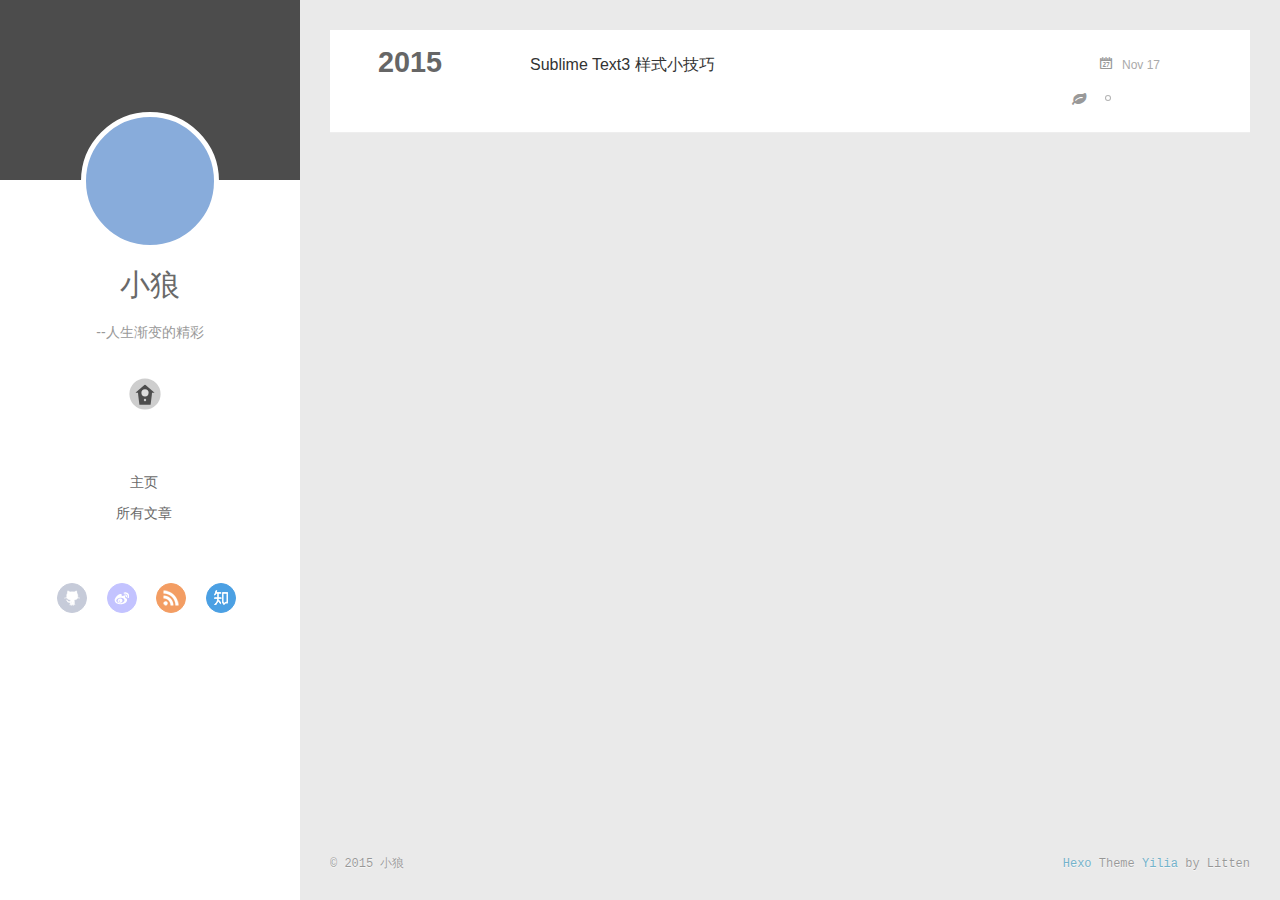
<file: archives/2015/11/index.html>
<!DOCTYPE html>
<html>
<head>
  <meta charset="utf-8">
  
  <title>Archives: 2015/11 | luckymore</title>
  <meta name="viewport" content="width=device-width, initial-scale=1, maximum-scale=1">
  <meta name="description" content="随心札记">
<meta property="og:type" content="website">
<meta property="og:title" content="luckymore">
<meta property="og:url" content="http://luckymore.github.io/archives/2015/11/index.html">
<meta property="og:site_name" content="luckymore">
<meta property="og:description" content="随心札记">
<meta name="twitter:card" content="summary">
<meta name="twitter:title" content="luckymore">
<meta name="twitter:description" content="随心札记">
  
    <link rel="alternative" href="/atom.xml" title="luckymore" type="application/atom+xml">
  
  
    <link rel="icon" href="/favicon.png">
  
  <link rel="stylesheet" href="/css/style.css" type="text/css">
</head>
<body>
  <div id="container">
    <div class="left-col">
    <div class="overlay"></div>
<div class="intrude-less">
	<header id="header" class="inner">
		<a href="/" class="profilepic">
			
			<img lazy-src="/img/pug_bike.gif" class="js-avatar">
			
		</a>

		<hgroup>
		  <h1 class="header-author"><a href="/">小狼</a></h1>
		</hgroup>

		
		<p class="header-subtitle">--人生渐变的精彩</p>
		

		
			<div class="switch-btn">
				<div class="icon">
					<div class="icon-ctn">
						<div class="icon-wrap icon-house" data-idx="0">
							<div class="birdhouse"></div>
							<div class="birdhouse_holes"></div>
						</div>
						<div class="icon-wrap icon-ribbon hide" data-idx="1">
							<div class="ribbon"></div>
						</div>
						
						<div class="icon-wrap icon-link hide" data-idx="2">
							<div class="loopback_l"></div>
							<div class="loopback_r"></div>
						</div>
						
						
						<div class="icon-wrap icon-me hide" data-idx="3">
							<div class="user"></div>
							<div class="shoulder"></div>
						</div>
						
					</div>
					
				</div>
				<div class="tips-box hide">
					<div class="tips-arrow"></div>
					<ul class="tips-inner">
						<li>菜单</li>
						<li>标签</li>
						
						<li>友情链接</li>
						
						
						<li>关于我</li>
						
					</ul>
				</div>
			</div>
		

		<div class="switch-area">
			<div class="switch-wrap">
				<section class="switch-part switch-part1">
					<nav class="header-menu">
						<ul>
						
							<li><a href="/">主页</a></li>
				        
							<li><a href="/archives">所有文章</a></li>
				        
						</ul>
					</nav>
					<nav class="header-nav">
						<div class="social">
							
								<a class="github" target="_blank" href="https://github.com/luckymore" title="github">github</a>
					        
								<a class="weibo" target="_blank" href="http://weibo.com/p/1005052937561245/home?from=page_100505&mod=TAB#place" title="weibo">weibo</a>
					        
								<a class="rss" target="_blank" href="http://feeds.feedburner.com/~u/04729915742677404340" title="rss">rss</a>
					        
								<a class="zhihu" target="_blank" href="http://www.zhihu.com/people/zhang-zhu-11-59" title="zhihu">zhihu</a>
					        
						</div>
					</nav>
				</section>
				
				
				<section class="switch-part switch-part2">
					<div class="widget tagcloud" id="js-tagcloud">
						<a href="/tags/Sublime/" style="font-size: 10px;">Sublime</a>
					</div>
				</section>
				
				
				
				<section class="switch-part switch-part3">
					<div id="js-friends">
					
			          <a target="_blank" class="main-nav-link switch-friends-link" href="http://localhost:4000/">奥巴马的博客</a>
			        
			          <a target="_blank" class="main-nav-link switch-friends-link" href="http://localhost:4000/">卡卡的美丽传说</a>
			        
			          <a target="_blank" class="main-nav-link switch-friends-link" href="http://localhost:4000/">本泽马的博客</a>
			        
			          <a target="_blank" class="main-nav-link switch-friends-link" href="http://localhost:4000/">吉格斯的博客</a>
			        
			          <a target="_blank" class="main-nav-link switch-friends-link" href="http://localhost:4000/">习大大大不同</a>
			        
			          <a target="_blank" class="main-nav-link switch-friends-link" href="http://localhost:4000/">托蒂的博客</a>
			        
			        </div>
				</section>
				

				
				
				<section class="switch-part switch-part4">
				
					<div id="js-aboutme">我是谁，我从哪里来，我到哪里去？我就是我，是颜色不一样的吃货…</div>
				</section>
				
			</div>
		</div>
	</header>				
</div>
    </div>
    <div class="mid-col">
      <nav id="mobile-nav">
  	<div class="overlay">
  		<div class="slider-trigger"></div>
  		<h1 class="header-author js-mobile-header hide">小狼</h1>
  	</div>
	<div class="intrude-less">
		<header id="header" class="inner">
			<div class="profilepic">
				<img lazy-src="/img/pug_bike.gif" class="js-avatar">
			</div>
			<hgroup>
			  <h1 class="header-author">小狼</h1>
			</hgroup>
			
			<p class="header-subtitle">--人生渐变的精彩</p>
			
			<nav class="header-menu">
				<ul>
				
					<li><a href="/">主页</a></li>
		        
					<li><a href="/archives">所有文章</a></li>
		        
		        <div class="clearfix"></div>
				</ul>
			</nav>
			<nav class="header-nav">
				<div class="social">
					
						<a class="github" target="_blank" href="https://github.com/luckymore" title="github">github</a>
			        
						<a class="weibo" target="_blank" href="http://weibo.com/p/1005052937561245/home?from=page_100505&mod=TAB#place" title="weibo">weibo</a>
			        
						<a class="rss" target="_blank" href="http://feeds.feedburner.com/~u/04729915742677404340" title="rss">rss</a>
			        
						<a class="zhihu" target="_blank" href="http://www.zhihu.com/people/zhang-zhu-11-59" title="zhihu">zhihu</a>
			        
				</div>
			</nav>
		</header>				
	</div>
</nav>
      <div class="body-wrap">
  
  
    
    
      
      
      <section class="archives-wrap">
        <div class="archive-year-wrap">
          <a href="/archives/2015" class="archive-year">2015</a>
        </div>
        <div class="archives">
    
    <article class="archive-article archive-type-post">
  <div class="archive-article-inner">
    <header class="archive-article-header">
      	<div class="article-meta">
	      	<a href="/2015/11/17/Sublime-Text3-样式小技巧/" class="archive-article-date">
  	<time datetime="2015-11-17T14:41:33.000Z" itemprop="datePublished">Nov 17</time>
</a>
        </div>
    	 
  
    <h1 itemprop="name">
      <a class="archive-article-title" href="/2015/11/17/Sublime-Text3-样式小技巧/">Sublime Text3 样式小技巧</a>
    </h1>
  

        <div class="article-info info-on-right">
          
	<div class="article-tag tagcloud">
		<ul class="article-tag-list"><li class="article-tag-list-item"><a class="article-tag-list-link" href="/tags/Sublime/">Sublime</a></li></ul>
	</div>

          

        </div>
        <div class="clearfix"></div>
    </header>
  </div>
</article>
  
  
    </div></section>
  

    

</div>
      <footer id="footer">
  <div class="outer">
    <div id="footer-info">
    	<div class="footer-left">
    		&copy; 2015 小狼
    	</div>
      	<div class="footer-right">
      		<a href="http://hexo.io/" target="_blank">Hexo</a>  Theme <a href="https://github.com/litten/hexo-theme-yilia" target="_blank">Yilia</a> by Litten
      	</div>
    </div>
  </div>
</footer>
    </div>
    
  <link rel="stylesheet" href="/fancybox/jquery.fancybox.css" type="text/css">


<script>
	var yiliaConfig = {
		fancybox: true,
		mathjax: true,
		animate: true,
		isHome: false,
		isPost: false,
		isArchive: true,
		isTag: false,
		isCategory: false,
		open_in_new: true
	}
</script>
<script src="http://7.url.cn/edu/jslib/comb/require-2.1.6,jquery-1.9.1.min.js" type="text/javascript"></script>
<script src="/js/main.js" type="text/javascript"></script>






<script type="text/x-mathjax-config">
MathJax.Hub.Config({
    tex2jax: {
        inlineMath: [ ['$','$'], ["\\(","\\)"]  ],
        processEscapes: true,
        skipTags: ['script', 'noscript', 'style', 'textarea', 'pre', 'code']
    }
});

MathJax.Hub.Queue(function() {
    var all = MathJax.Hub.getAllJax(), i;
    for(i=0; i < all.length; i += 1) {
        all[i].SourceElement().parentNode.className += ' has-jax';                 
    }       
});
</script>

<script type="text/javascript" src="http://cdn.mathjax.org/mathjax/latest/MathJax.js?config=TeX-AMS-MML_HTMLorMML">
</script>


  </div>
</body>
</html>
</file>
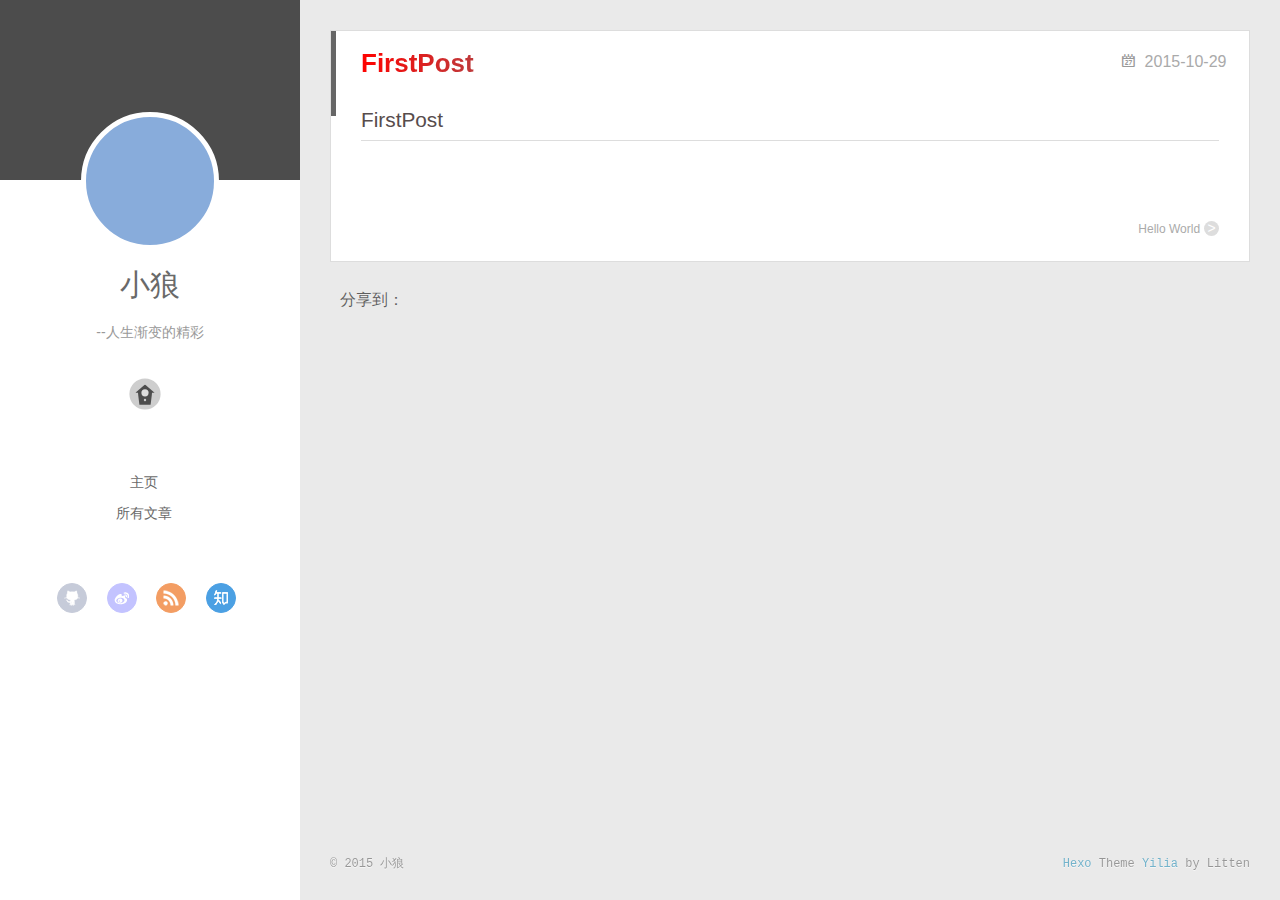
<file: 2015/10/29/FirstPost/index.html>
<!DOCTYPE html>
<html>
<head>
  <meta charset="utf-8">
  
  <title>FirstPost | luckymore</title>
  <meta name="viewport" content="width=device-width, initial-scale=1, maximum-scale=1">
  <meta name="description" content="FirstPost">
<meta property="og:type" content="article">
<meta property="og:title" content="FirstPost">
<meta property="og:url" content="http://luckymore.github.io/2015/10/29/FirstPost/index.html">
<meta property="og:site_name" content="luckymore">
<meta property="og:description" content="FirstPost">
<meta property="og:updated_time" content="2015-10-29T05:59:27.000Z">
<meta name="twitter:card" content="summary">
<meta name="twitter:title" content="FirstPost">
<meta name="twitter:description" content="FirstPost">
  
    <link rel="alternative" href="/atom.xml" title="luckymore" type="application/atom+xml">
  
  
    <link rel="icon" href="/favicon.png">
  
  <link rel="stylesheet" href="/css/style.css" type="text/css">
</head>
<body>
  <div id="container">
    <div class="left-col">
    <div class="overlay"></div>
<div class="intrude-less">
	<header id="header" class="inner">
		<a href="/" class="profilepic">
			
			<img lazy-src="/img/pug_bike.gif" class="js-avatar">
			
		</a>

		<hgroup>
		  <h1 class="header-author"><a href="/">小狼</a></h1>
		</hgroup>

		
		<p class="header-subtitle">--人生渐变的精彩</p>
		

		
			<div class="switch-btn">
				<div class="icon">
					<div class="icon-ctn">
						<div class="icon-wrap icon-house" data-idx="0">
							<div class="birdhouse"></div>
							<div class="birdhouse_holes"></div>
						</div>
						<div class="icon-wrap icon-ribbon hide" data-idx="1">
							<div class="ribbon"></div>
						</div>
						
						<div class="icon-wrap icon-link hide" data-idx="2">
							<div class="loopback_l"></div>
							<div class="loopback_r"></div>
						</div>
						
						
						<div class="icon-wrap icon-me hide" data-idx="3">
							<div class="user"></div>
							<div class="shoulder"></div>
						</div>
						
					</div>
					
				</div>
				<div class="tips-box hide">
					<div class="tips-arrow"></div>
					<ul class="tips-inner">
						<li>菜单</li>
						<li>标签</li>
						
						<li>友情链接</li>
						
						
						<li>关于我</li>
						
					</ul>
				</div>
			</div>
		

		<div class="switch-area">
			<div class="switch-wrap">
				<section class="switch-part switch-part1">
					<nav class="header-menu">
						<ul>
						
							<li><a href="/">主页</a></li>
				        
							<li><a href="/archives">所有文章</a></li>
				        
						</ul>
					</nav>
					<nav class="header-nav">
						<div class="social">
							
								<a class="github" target="_blank" href="/#" title="github">github</a>
					        
								<a class="weibo" target="_blank" href="/#" title="weibo">weibo</a>
					        
								<a class="rss" target="_blank" href="/#" title="rss">rss</a>
					        
								<a class="zhihu" target="_blank" href="/#" title="zhihu">zhihu</a>
					        
						</div>
					</nav>
				</section>
				
				
				<section class="switch-part switch-part2">
					<div class="widget tagcloud" id="js-tagcloud">
						
					</div>
				</section>
				
				
				
				<section class="switch-part switch-part3">
					<div id="js-friends">
					
			          <a target="_blank" class="main-nav-link switch-friends-link" href="http://localhost:4000/">奥巴马的博客</a>
			        
			          <a target="_blank" class="main-nav-link switch-friends-link" href="http://localhost:4000/">卡卡的美丽传说</a>
			        
			          <a target="_blank" class="main-nav-link switch-friends-link" href="http://localhost:4000/">本泽马的博客</a>
			        
			          <a target="_blank" class="main-nav-link switch-friends-link" href="http://localhost:4000/">吉格斯的博客</a>
			        
			          <a target="_blank" class="main-nav-link switch-friends-link" href="http://localhost:4000/">习大大大不同</a>
			        
			          <a target="_blank" class="main-nav-link switch-friends-link" href="http://localhost:4000/">托蒂的博客</a>
			        
			        </div>
				</section>
				

				
				
				<section class="switch-part switch-part4">
				
					<div id="js-aboutme">我是谁，我从哪里来，我到哪里去？我就是我，是颜色不一样的吃货…</div>
				</section>
				
			</div>
		</div>
	</header>				
</div>
    </div>
    <div class="mid-col">
      <nav id="mobile-nav">
  	<div class="overlay">
  		<div class="slider-trigger"></div>
  		<h1 class="header-author js-mobile-header hide">小狼</h1>
  	</div>
	<div class="intrude-less">
		<header id="header" class="inner">
			<div class="profilepic">
				<img lazy-src="/img/pug_bike.gif" class="js-avatar">
			</div>
			<hgroup>
			  <h1 class="header-author">小狼</h1>
			</hgroup>
			
			<p class="header-subtitle">--人生渐变的精彩</p>
			
			<nav class="header-menu">
				<ul>
				
					<li><a href="/">主页</a></li>
		        
					<li><a href="/archives">所有文章</a></li>
		        
		        <div class="clearfix"></div>
				</ul>
			</nav>
			<nav class="header-nav">
				<div class="social">
					
						<a class="github" target="_blank" href="/#" title="github">github</a>
			        
						<a class="weibo" target="_blank" href="/#" title="weibo">weibo</a>
			        
						<a class="rss" target="_blank" href="/#" title="rss">rss</a>
			        
						<a class="zhihu" target="_blank" href="/#" title="zhihu">zhihu</a>
			        
				</div>
			</nav>
		</header>				
	</div>
</nav>
      <div class="body-wrap"><article id="post-FirstPost" class="article article-type-post" itemscope itemprop="blogPost">
  
    <div class="article-meta">
      <a href="/2015/10/29/FirstPost/" class="article-date">
  	<time datetime="2015-10-29T05:58:21.000Z" itemprop="datePublished">2015-10-29</time>
</a>
    </div>
  
  <div class="article-inner">
    
      <input type="hidden" class="isFancy" />
    
    
      <header class="article-header">
        
  
    <h1 class="article-title" itemprop="name">
      FirstPost
    </h1>
  

      </header>
      
      <div class="article-info article-info-post">
        
        

        <div class="clearfix"></div>
      </div>
      
    
    <div class="article-entry" itemprop="articleBody">
      
        <h2 id="FirstPost">FirstPost</h2>
      
    </div>
    
  </div>
  
    
<nav id="article-nav">
  
  
    <a href="/2015/10/29/hello-world/" id="article-nav-older" class="article-nav-link-wrap">
      <div class="article-nav-title">Hello World</div>
      <strong class="article-nav-caption">></strong>
    </a>
  
</nav>

  
</article>


<div class="share">
	<!-- JiaThis Button BEGIN -->
	<div class="jiathis_style">
		<span class="jiathis_txt">分享到：</span>
		<a class="jiathis_button_tsina"></a>
		<a class="jiathis_button_cqq"></a>
		<a class="jiathis_button_douban"></a>
		<a class="jiathis_button_weixin"></a>
		<a class="jiathis_button_tumblr"></a>
		<a href="http://www.jiathis.com/share" class="jiathis jiathis_txt jtico jtico_jiathis" target="_blank"></a>
	</div>
	<script type="text/javascript" src="http://v3.jiathis.com/code/jia.js?uid=1405949716054953" charset="utf-8"></script>
	<!-- JiaThis Button END -->
</div>



<div class="duoshuo">
	<!-- 多说评论框 start -->
	<div class="ds-thread" data-thread-key="FirstPost" data-title="FirstPost" data-url="http://luckymore.github.io/2015/10/29/FirstPost/"></div>
	<!-- 多说评论框 end -->
	<!-- 多说公共JS代码 start (一个网页只需插入一次) -->
	<script type="text/javascript">
	var duoshuoQuery = {short_name:"luckymore"};
	(function() {
		var ds = document.createElement('script');
		ds.type = 'text/javascript';ds.async = true;
		ds.src = (document.location.protocol == 'https:' ? 'https:' : 'http:') + '//static.duoshuo.com/embed.js';
		ds.charset = 'UTF-8';
		(document.getElementsByTagName('head')[0] 
		 || document.getElementsByTagName('body')[0]).appendChild(ds);
	})();
	</script>
	<!-- 多说公共JS代码 end -->
</div>



</div>
      <footer id="footer">
  <div class="outer">
    <div id="footer-info">
    	<div class="footer-left">
    		&copy; 2015 小狼
    	</div>
      	<div class="footer-right">
      		<a href="http://hexo.io/" target="_blank">Hexo</a>  Theme <a href="https://github.com/litten/hexo-theme-yilia" target="_blank">Yilia</a> by Litten
      	</div>
    </div>
  </div>
</footer>
    </div>
    
  <link rel="stylesheet" href="/fancybox/jquery.fancybox.css" type="text/css">


<script>
	var yiliaConfig = {
		fancybox: true,
		mathjax: true,
		animate: true,
		isHome: false,
		isPost: true,
		isArchive: false,
		isTag: false,
		isCategory: false,
		open_in_new: false
	}
</script>
<script src="http://7.url.cn/edu/jslib/comb/require-2.1.6,jquery-1.9.1.min.js" type="text/javascript"></script>
<script src="/js/main.js" type="text/javascript"></script>






<script type="text/x-mathjax-config">
MathJax.Hub.Config({
    tex2jax: {
        inlineMath: [ ['$','$'], ["\\(","\\)"]  ],
        processEscapes: true,
        skipTags: ['script', 'noscript', 'style', 'textarea', 'pre', 'code']
    }
});

MathJax.Hub.Queue(function() {
    var all = MathJax.Hub.getAllJax(), i;
    for(i=0; i < all.length; i += 1) {
        all[i].SourceElement().parentNode.className += ' has-jax';                 
    }       
});
</script>

<script type="text/javascript" src="http://cdn.mathjax.org/mathjax/latest/MathJax.js?config=TeX-AMS-MML_HTMLorMML">
</script>


  </div>
</body>
</html>
</file>
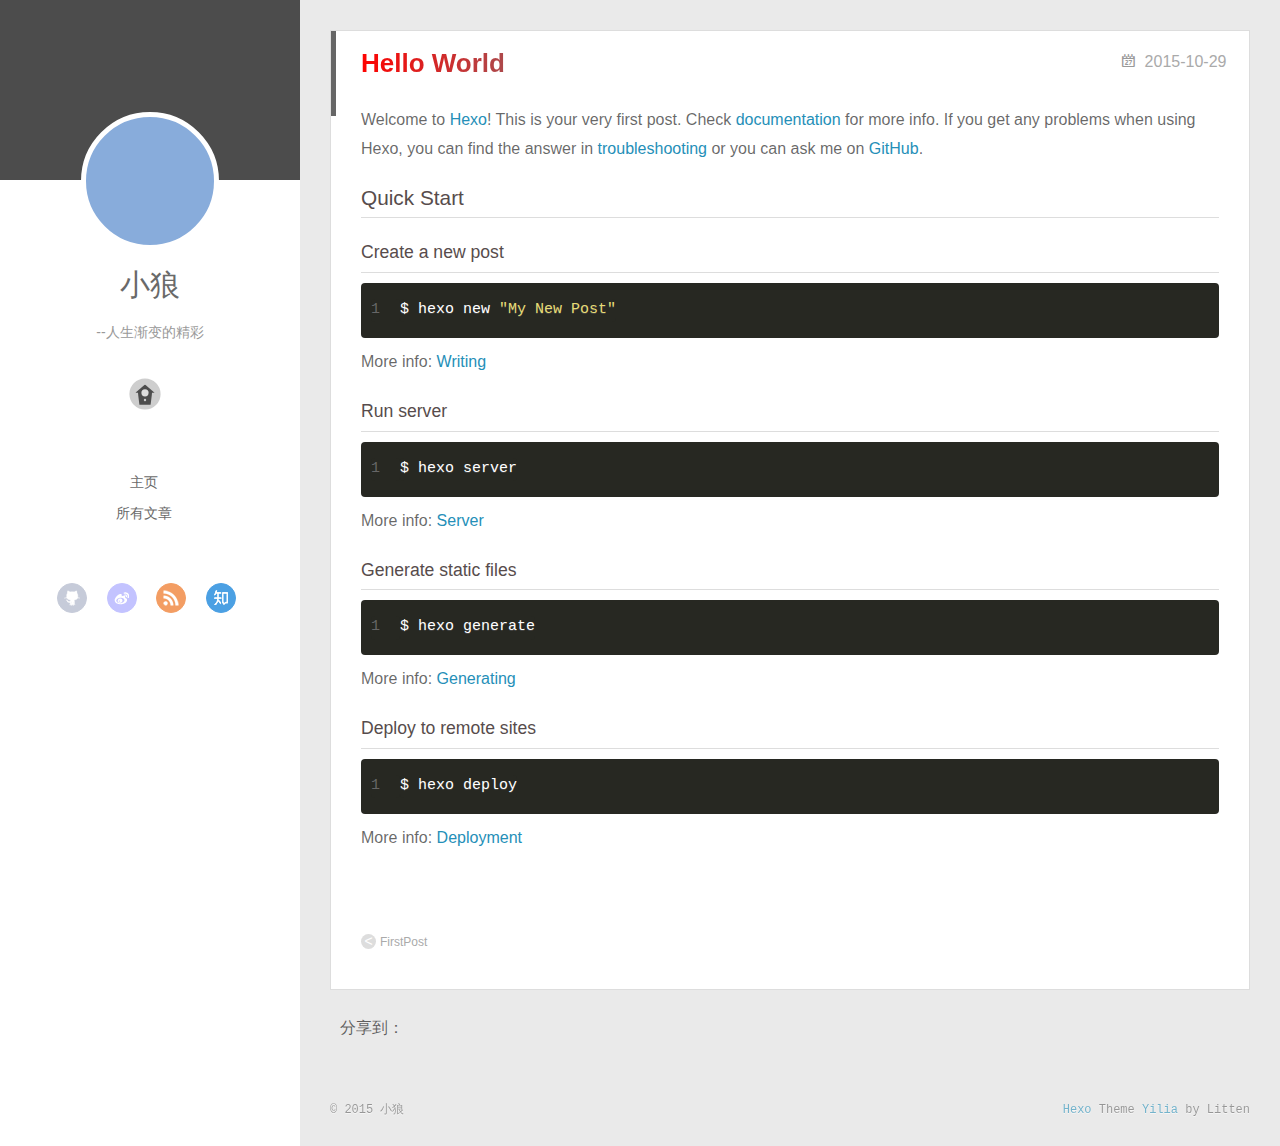
<file: 2015/10/29/hello-world/index.html>
<!DOCTYPE html>
<html>
<head>
  <meta charset="utf-8">
  
  <title>Hello World | luckymore</title>
  <meta name="viewport" content="width=device-width, initial-scale=1, maximum-scale=1">
  <meta name="description" content="Welcome to Hexo! This is your very first post. Check documentation for more info. If you get any problems when using Hexo, you can find the answer in troubleshooting or you can ask me on GitHub.
Quick">
<meta property="og:type" content="article">
<meta property="og:title" content="Hello World">
<meta property="og:url" content="http://luckymore.github.io/2015/10/29/hello-world/index.html">
<meta property="og:site_name" content="luckymore">
<meta property="og:description" content="Welcome to Hexo! This is your very first post. Check documentation for more info. If you get any problems when using Hexo, you can find the answer in troubleshooting or you can ask me on GitHub.
Quick">
<meta property="og:updated_time" content="2015-10-29T03:55:16.000Z">
<meta name="twitter:card" content="summary">
<meta name="twitter:title" content="Hello World">
<meta name="twitter:description" content="Welcome to Hexo! This is your very first post. Check documentation for more info. If you get any problems when using Hexo, you can find the answer in troubleshooting or you can ask me on GitHub.
Quick">
  
    <link rel="alternative" href="/atom.xml" title="luckymore" type="application/atom+xml">
  
  
    <link rel="icon" href="/favicon.png">
  
  <link rel="stylesheet" href="/css/style.css" type="text/css">
</head>
<body>
  <div id="container">
    <div class="left-col">
    <div class="overlay"></div>
<div class="intrude-less">
	<header id="header" class="inner">
		<a href="/" class="profilepic">
			
			<img lazy-src="/img/pug_bike.gif" class="js-avatar">
			
		</a>

		<hgroup>
		  <h1 class="header-author"><a href="/">小狼</a></h1>
		</hgroup>

		
		<p class="header-subtitle">--人生渐变的精彩</p>
		

		
			<div class="switch-btn">
				<div class="icon">
					<div class="icon-ctn">
						<div class="icon-wrap icon-house" data-idx="0">
							<div class="birdhouse"></div>
							<div class="birdhouse_holes"></div>
						</div>
						<div class="icon-wrap icon-ribbon hide" data-idx="1">
							<div class="ribbon"></div>
						</div>
						
						<div class="icon-wrap icon-link hide" data-idx="2">
							<div class="loopback_l"></div>
							<div class="loopback_r"></div>
						</div>
						
						
						<div class="icon-wrap icon-me hide" data-idx="3">
							<div class="user"></div>
							<div class="shoulder"></div>
						</div>
						
					</div>
					
				</div>
				<div class="tips-box hide">
					<div class="tips-arrow"></div>
					<ul class="tips-inner">
						<li>菜单</li>
						<li>标签</li>
						
						<li>友情链接</li>
						
						
						<li>关于我</li>
						
					</ul>
				</div>
			</div>
		

		<div class="switch-area">
			<div class="switch-wrap">
				<section class="switch-part switch-part1">
					<nav class="header-menu">
						<ul>
						
							<li><a href="/">主页</a></li>
				        
							<li><a href="/archives">所有文章</a></li>
				        
						</ul>
					</nav>
					<nav class="header-nav">
						<div class="social">
							
								<a class="github" target="_blank" href="https://github.com/luckymore" title="github">github</a>
					        
								<a class="weibo" target="_blank" href="http://weibo.com/p/1005052937561245/home?from=page_100505&mod=TAB#place" title="weibo">weibo</a>
					        
								<a class="rss" target="_blank" href="http://feeds.feedburner.com/~u/04729915742677404340" title="rss">rss</a>
					        
								<a class="zhihu" target="_blank" href="http://www.zhihu.com/people/zhang-zhu-11-59" title="zhihu">zhihu</a>
					        
						</div>
					</nav>
				</section>
				
				
				<section class="switch-part switch-part2">
					<div class="widget tagcloud" id="js-tagcloud">
						<a href="/tags/Sublime/" style="font-size: 10px;">Sublime</a>
					</div>
				</section>
				
				
				
				<section class="switch-part switch-part3">
					<div id="js-friends">
					
			          <a target="_blank" class="main-nav-link switch-friends-link" href="http://localhost:4000/">奥巴马的博客</a>
			        
			          <a target="_blank" class="main-nav-link switch-friends-link" href="http://localhost:4000/">卡卡的美丽传说</a>
			        
			          <a target="_blank" class="main-nav-link switch-friends-link" href="http://localhost:4000/">本泽马的博客</a>
			        
			          <a target="_blank" class="main-nav-link switch-friends-link" href="http://localhost:4000/">吉格斯的博客</a>
			        
			          <a target="_blank" class="main-nav-link switch-friends-link" href="http://localhost:4000/">习大大大不同</a>
			        
			          <a target="_blank" class="main-nav-link switch-friends-link" href="http://localhost:4000/">托蒂的博客</a>
			        
			        </div>
				</section>
				

				
				
				<section class="switch-part switch-part4">
				
					<div id="js-aboutme">我是谁，我从哪里来，我到哪里去？我就是我，是颜色不一样的吃货…</div>
				</section>
				
			</div>
		</div>
	</header>				
</div>
    </div>
    <div class="mid-col">
      <nav id="mobile-nav">
  	<div class="overlay">
  		<div class="slider-trigger"></div>
  		<h1 class="header-author js-mobile-header hide">小狼</h1>
  	</div>
	<div class="intrude-less">
		<header id="header" class="inner">
			<div class="profilepic">
				<img lazy-src="/img/pug_bike.gif" class="js-avatar">
			</div>
			<hgroup>
			  <h1 class="header-author">小狼</h1>
			</hgroup>
			
			<p class="header-subtitle">--人生渐变的精彩</p>
			
			<nav class="header-menu">
				<ul>
				
					<li><a href="/">主页</a></li>
		        
					<li><a href="/archives">所有文章</a></li>
		        
		        <div class="clearfix"></div>
				</ul>
			</nav>
			<nav class="header-nav">
				<div class="social">
					
						<a class="github" target="_blank" href="https://github.com/luckymore" title="github">github</a>
			        
						<a class="weibo" target="_blank" href="http://weibo.com/p/1005052937561245/home?from=page_100505&mod=TAB#place" title="weibo">weibo</a>
			        
						<a class="rss" target="_blank" href="http://feeds.feedburner.com/~u/04729915742677404340" title="rss">rss</a>
			        
						<a class="zhihu" target="_blank" href="http://www.zhihu.com/people/zhang-zhu-11-59" title="zhihu">zhihu</a>
			        
				</div>
			</nav>
		</header>				
	</div>
</nav>
      <div class="body-wrap"><article id="post-hello-world" class="article article-type-post" itemscope itemprop="blogPost">
  
    <div class="article-meta">
      <a href="/2015/10/29/hello-world/" class="article-date">
  	<time datetime="2015-10-29T03:55:16.000Z" itemprop="datePublished">2015-10-29</time>
</a>
    </div>
  
  <div class="article-inner">
    
      <input type="hidden" class="isFancy" />
    
    
      <header class="article-header">
        
  
    <h1 class="article-title" itemprop="name">
      Hello World
    </h1>
  

      </header>
      
      <div class="article-info article-info-post">
        
        

        <div class="clearfix"></div>
      </div>
      
    
    <div class="article-entry" itemprop="articleBody">
      
        <p>Welcome to <a href="http://hexo.io/" target="_blank" rel="external">Hexo</a>! This is your very first post. Check <a href="http://hexo.io/docs/" target="_blank" rel="external">documentation</a> for more info. If you get any problems when using Hexo, you can find the answer in <a href="http://hexo.io/docs/troubleshooting.html" target="_blank" rel="external">troubleshooting</a> or you can ask me on <a href="https://github.com/hexojs/hexo/issues" target="_blank" rel="external">GitHub</a>.</p>
<h2 id="Quick_Start">Quick Start</h2><h3 id="Create_a_new_post">Create a new post</h3><figure class="highlight bash"><table><tr><td class="gutter"><pre><span class="line">1</span><br></pre></td><td class="code"><pre><span class="line">$ hexo new <span class="string">"My New Post"</span></span><br></pre></td></tr></table></figure>
<p>More info: <a href="http://hexo.io/docs/writing.html" target="_blank" rel="external">Writing</a></p>
<h3 id="Run_server">Run server</h3><figure class="highlight bash"><table><tr><td class="gutter"><pre><span class="line">1</span><br></pre></td><td class="code"><pre><span class="line">$ hexo server</span><br></pre></td></tr></table></figure>
<p>More info: <a href="http://hexo.io/docs/server.html" target="_blank" rel="external">Server</a></p>
<h3 id="Generate_static_files">Generate static files</h3><figure class="highlight bash"><table><tr><td class="gutter"><pre><span class="line">1</span><br></pre></td><td class="code"><pre><span class="line">$ hexo generate</span><br></pre></td></tr></table></figure>
<p>More info: <a href="http://hexo.io/docs/generating.html" target="_blank" rel="external">Generating</a></p>
<h3 id="Deploy_to_remote_sites">Deploy to remote sites</h3><figure class="highlight bash"><table><tr><td class="gutter"><pre><span class="line">1</span><br></pre></td><td class="code"><pre><span class="line">$ hexo deploy</span><br></pre></td></tr></table></figure>
<p>More info: <a href="http://hexo.io/docs/deployment.html" target="_blank" rel="external">Deployment</a></p>

      
    </div>
    
  </div>
  
    
<nav id="article-nav">
  
    <a href="/2015/10/29/FirstPost/" id="article-nav-newer" class="article-nav-link-wrap">
      <strong class="article-nav-caption"><</strong>
      <div class="article-nav-title">
        
          FirstPost
        
      </div>
    </a>
  
  
</nav>

  
</article>


<div class="share">
	<!-- JiaThis Button BEGIN -->
	<div class="jiathis_style">
		<span class="jiathis_txt">分享到：</span>
		<a class="jiathis_button_tsina"></a>
		<a class="jiathis_button_cqq"></a>
		<a class="jiathis_button_douban"></a>
		<a class="jiathis_button_weixin"></a>
		<a class="jiathis_button_tumblr"></a>
		<a href="http://www.jiathis.com/share" class="jiathis jiathis_txt jtico jtico_jiathis" target="_blank"></a>
	</div>
	<script type="text/javascript" src="http://v3.jiathis.com/code/jia.js?uid=1405949716054953" charset="utf-8"></script>
	<!-- JiaThis Button END -->
</div>



<div class="duoshuo">
	<!-- 多说评论框 start -->
	<div class="ds-thread" data-thread-key="hello-world" data-title="Hello World" data-url="http://luckymore.github.io/2015/10/29/hello-world/"></div>
	<!-- 多说评论框 end -->
	<!-- 多说公共JS代码 start (一个网页只需插入一次) -->
	<script type="text/javascript">
	var duoshuoQuery = {short_name:"luckymore"};
	(function() {
		var ds = document.createElement('script');
		ds.type = 'text/javascript';ds.async = true;
		ds.src = (document.location.protocol == 'https:' ? 'https:' : 'http:') + '//static.duoshuo.com/embed.js';
		ds.charset = 'UTF-8';
		(document.getElementsByTagName('head')[0] 
		 || document.getElementsByTagName('body')[0]).appendChild(ds);
	})();
	</script>
	<!-- 多说公共JS代码 end -->
</div>



</div>
      <footer id="footer">
  <div class="outer">
    <div id="footer-info">
    	<div class="footer-left">
    		&copy; 2015 小狼
    	</div>
      	<div class="footer-right">
      		<a href="http://hexo.io/" target="_blank">Hexo</a>  Theme <a href="https://github.com/litten/hexo-theme-yilia" target="_blank">Yilia</a> by Litten
      	</div>
    </div>
  </div>
</footer>
    </div>
    
  <link rel="stylesheet" href="/fancybox/jquery.fancybox.css" type="text/css">


<script>
	var yiliaConfig = {
		fancybox: true,
		mathjax: true,
		animate: true,
		isHome: false,
		isPost: true,
		isArchive: false,
		isTag: false,
		isCategory: false,
		open_in_new: true
	}
</script>
<script src="http://7.url.cn/edu/jslib/comb/require-2.1.6,jquery-1.9.1.min.js" type="text/javascript"></script>
<script src="/js/main.js" type="text/javascript"></script>






<script type="text/x-mathjax-config">
MathJax.Hub.Config({
    tex2jax: {
        inlineMath: [ ['$','$'], ["\\(","\\)"]  ],
        processEscapes: true,
        skipTags: ['script', 'noscript', 'style', 'textarea', 'pre', 'code']
    }
});

MathJax.Hub.Queue(function() {
    var all = MathJax.Hub.getAllJax(), i;
    for(i=0; i < all.length; i += 1) {
        all[i].SourceElement().parentNode.className += ' has-jax';                 
    }       
});
</script>

<script type="text/javascript" src="http://cdn.mathjax.org/mathjax/latest/MathJax.js?config=TeX-AMS-MML_HTMLorMML">
</script>


  </div>
</body>
</html>
</file>
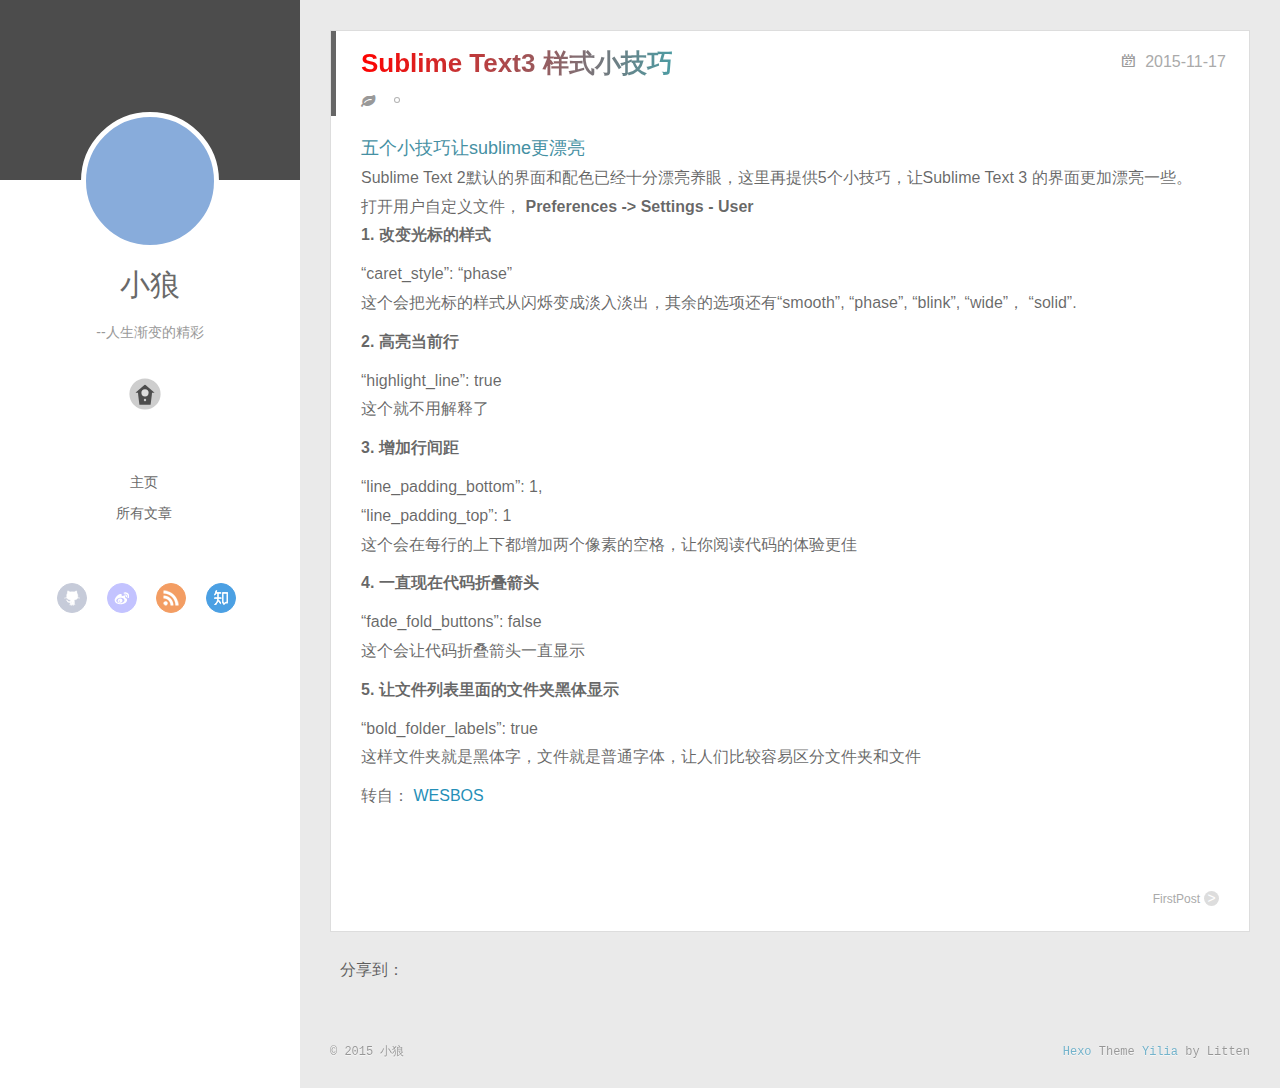
<file: 2015/11/17/Sublime-Text3-样式小技巧/index.html>
<!DOCTYPE html>
<html>
<head>
  <meta charset="utf-8">
  
  <title>Sublime Text3 样式小技巧 | luckymore</title>
  <meta name="viewport" content="width=device-width, initial-scale=1, maximum-scale=1">
  <meta name="description" content="五个小技巧让sublime更漂亮Sublime Text 2默认的界面和配色已经十分漂亮养眼，这里再提供5个小技巧，让Sublime Text 3 的界面更加漂亮一些。  打开用户自定义文件， Preferences -&amp;gt; Settings - User1. 改变光标的样式
“caret_style”: “phase”这个会把光标的样式从闪烁变成淡入淡出，其余的选项还有“smooth”, “">
<meta property="og:type" content="article">
<meta property="og:title" content="Sublime Text3 样式小技巧">
<meta property="og:url" content="http://luckymore.github.io/2015/11/17/Sublime-Text3-样式小技巧/index.html">
<meta property="og:site_name" content="luckymore">
<meta property="og:description" content="五个小技巧让sublime更漂亮Sublime Text 2默认的界面和配色已经十分漂亮养眼，这里再提供5个小技巧，让Sublime Text 3 的界面更加漂亮一些。  打开用户自定义文件， Preferences -&amp;gt; Settings - User1. 改变光标的样式
“caret_style”: “phase”这个会把光标的样式从闪烁变成淡入淡出，其余的选项还有“smooth”, “">
<meta property="og:updated_time" content="2015-11-17T15:48:02.000Z">
<meta name="twitter:card" content="summary">
<meta name="twitter:title" content="Sublime Text3 样式小技巧">
<meta name="twitter:description" content="五个小技巧让sublime更漂亮Sublime Text 2默认的界面和配色已经十分漂亮养眼，这里再提供5个小技巧，让Sublime Text 3 的界面更加漂亮一些。  打开用户自定义文件， Preferences -&amp;gt; Settings - User1. 改变光标的样式
“caret_style”: “phase”这个会把光标的样式从闪烁变成淡入淡出，其余的选项还有“smooth”, “">
  
    <link rel="alternative" href="/atom.xml" title="luckymore" type="application/atom+xml">
  
  
    <link rel="icon" href="/favicon.png">
  
  <link rel="stylesheet" href="/css/style.css" type="text/css">
</head>
<body>
  <div id="container">
    <div class="left-col">
    <div class="overlay"></div>
<div class="intrude-less">
	<header id="header" class="inner">
		<a href="/" class="profilepic">
			
			<img lazy-src="/img/pug_bike.gif" class="js-avatar">
			
		</a>

		<hgroup>
		  <h1 class="header-author"><a href="/">小狼</a></h1>
		</hgroup>

		
		<p class="header-subtitle">--人生渐变的精彩</p>
		

		
			<div class="switch-btn">
				<div class="icon">
					<div class="icon-ctn">
						<div class="icon-wrap icon-house" data-idx="0">
							<div class="birdhouse"></div>
							<div class="birdhouse_holes"></div>
						</div>
						<div class="icon-wrap icon-ribbon hide" data-idx="1">
							<div class="ribbon"></div>
						</div>
						
						<div class="icon-wrap icon-link hide" data-idx="2">
							<div class="loopback_l"></div>
							<div class="loopback_r"></div>
						</div>
						
						
						<div class="icon-wrap icon-me hide" data-idx="3">
							<div class="user"></div>
							<div class="shoulder"></div>
						</div>
						
					</div>
					
				</div>
				<div class="tips-box hide">
					<div class="tips-arrow"></div>
					<ul class="tips-inner">
						<li>菜单</li>
						<li>标签</li>
						
						<li>友情链接</li>
						
						
						<li>关于我</li>
						
					</ul>
				</div>
			</div>
		

		<div class="switch-area">
			<div class="switch-wrap">
				<section class="switch-part switch-part1">
					<nav class="header-menu">
						<ul>
						
							<li><a href="/">主页</a></li>
				        
							<li><a href="/archives">所有文章</a></li>
				        
						</ul>
					</nav>
					<nav class="header-nav">
						<div class="social">
							
								<a class="github" target="_blank" href="https://github.com/luckymore" title="github">github</a>
					        
								<a class="weibo" target="_blank" href="http://weibo.com/p/1005052937561245/home?from=page_100505&mod=TAB#place" title="weibo">weibo</a>
					        
								<a class="rss" target="_blank" href="http://feeds.feedburner.com/~u/04729915742677404340" title="rss">rss</a>
					        
								<a class="zhihu" target="_blank" href="http://www.zhihu.com/people/zhang-zhu-11-59" title="zhihu">zhihu</a>
					        
						</div>
					</nav>
				</section>
				
				
				<section class="switch-part switch-part2">
					<div class="widget tagcloud" id="js-tagcloud">
						<a href="/tags/Sublime/" style="font-size: 10px;">Sublime</a>
					</div>
				</section>
				
				
				
				<section class="switch-part switch-part3">
					<div id="js-friends">
					
			          <a target="_blank" class="main-nav-link switch-friends-link" href="http://localhost:4000/">奥巴马的博客</a>
			        
			          <a target="_blank" class="main-nav-link switch-friends-link" href="http://localhost:4000/">卡卡的美丽传说</a>
			        
			          <a target="_blank" class="main-nav-link switch-friends-link" href="http://localhost:4000/">本泽马的博客</a>
			        
			          <a target="_blank" class="main-nav-link switch-friends-link" href="http://localhost:4000/">吉格斯的博客</a>
			        
			          <a target="_blank" class="main-nav-link switch-friends-link" href="http://localhost:4000/">习大大大不同</a>
			        
			          <a target="_blank" class="main-nav-link switch-friends-link" href="http://localhost:4000/">托蒂的博客</a>
			        
			        </div>
				</section>
				

				
				
				<section class="switch-part switch-part4">
				
					<div id="js-aboutme">我是谁，我从哪里来，我到哪里去？我就是我，是颜色不一样的吃货…</div>
				</section>
				
			</div>
		</div>
	</header>				
</div>
    </div>
    <div class="mid-col">
      <nav id="mobile-nav">
  	<div class="overlay">
  		<div class="slider-trigger"></div>
  		<h1 class="header-author js-mobile-header hide">小狼</h1>
  	</div>
	<div class="intrude-less">
		<header id="header" class="inner">
			<div class="profilepic">
				<img lazy-src="/img/pug_bike.gif" class="js-avatar">
			</div>
			<hgroup>
			  <h1 class="header-author">小狼</h1>
			</hgroup>
			
			<p class="header-subtitle">--人生渐变的精彩</p>
			
			<nav class="header-menu">
				<ul>
				
					<li><a href="/">主页</a></li>
		        
					<li><a href="/archives">所有文章</a></li>
		        
		        <div class="clearfix"></div>
				</ul>
			</nav>
			<nav class="header-nav">
				<div class="social">
					
						<a class="github" target="_blank" href="https://github.com/luckymore" title="github">github</a>
			        
						<a class="weibo" target="_blank" href="http://weibo.com/p/1005052937561245/home?from=page_100505&mod=TAB#place" title="weibo">weibo</a>
			        
						<a class="rss" target="_blank" href="http://feeds.feedburner.com/~u/04729915742677404340" title="rss">rss</a>
			        
						<a class="zhihu" target="_blank" href="http://www.zhihu.com/people/zhang-zhu-11-59" title="zhihu">zhihu</a>
			        
				</div>
			</nav>
		</header>				
	</div>
</nav>
      <div class="body-wrap"><article id="post-Sublime-Text3-样式小技巧" class="article article-type-post" itemscope itemprop="blogPost">
  
    <div class="article-meta">
      <a href="/2015/11/17/Sublime-Text3-样式小技巧/" class="article-date">
  	<time datetime="2015-11-17T14:41:33.000Z" itemprop="datePublished">2015-11-17</time>
</a>
    </div>
  
  <div class="article-inner">
    
      <input type="hidden" class="isFancy" />
    
    
      <header class="article-header">
        
  
    <h1 class="article-title" itemprop="name">
      Sublime Text3 样式小技巧
    </h1>
  

      </header>
      
      <div class="article-info article-info-post">
        
	<div class="article-tag tagcloud">
		<ul class="article-tag-list"><li class="article-tag-list-item"><a class="article-tag-list-link" href="/tags/Sublime/">Sublime</a></li></ul>
	</div>

        

        <div class="clearfix"></div>
      </div>
      
    
    <div class="article-entry" itemprop="articleBody">
      
        <p><font color="#4590a3" size="4px">五个小技巧让sublime更漂亮</font><br>Sublime Text 2默认的界面和配色已经十分漂亮养眼，这里再提供5个小技巧，让Sublime Text 3 的界面更加漂亮一些。<br>  打开用户自定义文件， <strong>Preferences -&gt; Settings - User</strong><br><strong>1. 改变光标的样式</strong></p>
<p>“caret_style”: “phase”<br>这个会把光标的样式从闪烁变成淡入淡出，其余的选项还有“smooth”, “phase”, “blink”, “wide”， “solid”.</p>
<p><strong>2. 高亮当前行</strong></p>
<p>“highlight_line”: true<br>这个就不用解释了</p>
<p><strong>3. 增加行间距</strong></p>
<p>“line_padding_bottom”: 1,<br>“line_padding_top”: 1<br>这个会在每行的上下都增加两个像素的空格，让你阅读代码的体验更佳</p>
<p><strong>4. 一直现在代码折叠箭头</strong></p>
<p>“fade_fold_buttons”: false<br>这个会让代码折叠箭头一直显示</p>
<p><strong>5. 让文件列表里面的文件夹黑体显示</strong></p>
<p>“bold_folder_labels”: true<br>这样文件夹就是黑体字，文件就是普通字体，让人们比较容易区分文件夹和文件</p>
<p>转自： <a href="http://wesbos.com/sublime-text-5-visual-tweaks/" target="_blank" rel="external">WESBOS</a></p>

      
    </div>
    
  </div>
  
    
<nav id="article-nav">
  
  
    <a href="/2015/10/29/FirstPost/" id="article-nav-older" class="article-nav-link-wrap">
      <div class="article-nav-title">FirstPost</div>
      <strong class="article-nav-caption">></strong>
    </a>
  
</nav>

  
</article>


<div class="share">
	<!-- JiaThis Button BEGIN -->
	<div class="jiathis_style">
		<span class="jiathis_txt">分享到：</span>
		<a class="jiathis_button_tsina"></a>
		<a class="jiathis_button_cqq"></a>
		<a class="jiathis_button_douban"></a>
		<a class="jiathis_button_weixin"></a>
		<a class="jiathis_button_tumblr"></a>
		<a href="http://www.jiathis.com/share" class="jiathis jiathis_txt jtico jtico_jiathis" target="_blank"></a>
	</div>
	<script type="text/javascript" src="http://v3.jiathis.com/code/jia.js?uid=1405949716054953" charset="utf-8"></script>
	<!-- JiaThis Button END -->
</div>



<div class="duoshuo">
	<!-- 多说评论框 start -->
	<div class="ds-thread" data-thread-key="Sublime-Text3-样式小技巧" data-title="Sublime Text3 样式小技巧" data-url="http://luckymore.github.io/2015/11/17/Sublime-Text3-样式小技巧/"></div>
	<!-- 多说评论框 end -->
	<!-- 多说公共JS代码 start (一个网页只需插入一次) -->
	<script type="text/javascript">
	var duoshuoQuery = {short_name:"luckymore"};
	(function() {
		var ds = document.createElement('script');
		ds.type = 'text/javascript';ds.async = true;
		ds.src = (document.location.protocol == 'https:' ? 'https:' : 'http:') + '//static.duoshuo.com/embed.js';
		ds.charset = 'UTF-8';
		(document.getElementsByTagName('head')[0] 
		 || document.getElementsByTagName('body')[0]).appendChild(ds);
	})();
	</script>
	<!-- 多说公共JS代码 end -->
</div>



</div>
      <footer id="footer">
  <div class="outer">
    <div id="footer-info">
    	<div class="footer-left">
    		&copy; 2015 小狼
    	</div>
      	<div class="footer-right">
      		<a href="http://hexo.io/" target="_blank">Hexo</a>  Theme <a href="https://github.com/litten/hexo-theme-yilia" target="_blank">Yilia</a> by Litten
      	</div>
    </div>
  </div>
</footer>
    </div>
    
  <link rel="stylesheet" href="/fancybox/jquery.fancybox.css" type="text/css">


<script>
	var yiliaConfig = {
		fancybox: true,
		mathjax: true,
		animate: true,
		isHome: false,
		isPost: true,
		isArchive: false,
		isTag: false,
		isCategory: false,
		open_in_new: true
	}
</script>
<script src="http://7.url.cn/edu/jslib/comb/require-2.1.6,jquery-1.9.1.min.js" type="text/javascript"></script>
<script src="/js/main.js" type="text/javascript"></script>






<script type="text/x-mathjax-config">
MathJax.Hub.Config({
    tex2jax: {
        inlineMath: [ ['$','$'], ["\\(","\\)"]  ],
        processEscapes: true,
        skipTags: ['script', 'noscript', 'style', 'textarea', 'pre', 'code']
    }
});

MathJax.Hub.Queue(function() {
    var all = MathJax.Hub.getAllJax(), i;
    for(i=0; i < all.length; i += 1) {
        all[i].SourceElement().parentNode.className += ' has-jax';                 
    }       
});
</script>

<script type="text/javascript" src="http://cdn.mathjax.org/mathjax/latest/MathJax.js?config=TeX-AMS-MML_HTMLorMML">
</script>


  </div>
</body>
</html>
</file>
<file: css/style.css>
body {
  width: 100%;
}
body:before,
body:after {
  content: "";
  display: table;
}
body:after {
  clear: both;
}
@font-face {
  font-family: 'FontAwesome';
  src: url("fonts/fontawesome-webfont.eot");
  src: url("fonts/fontawesome-webfont.eot?#iefix") format("embedded-opentype"), url("fonts/fontawesome-webfont.woff") format("woff"), url("fonts/fontawesome-webfont.ttf") format("truetype"), url("fonts/fontawesome-webfont.svgz#FontAwesomeRegular") format("svg"), url("fonts/fontawesome-webfont.svg#FontAwesomeRegular") format("svg");
  font-weight: normal;
  font-style: normal;
}
html,
body,
div,
span,
applet,
object,
iframe,
h1,
h2,
h3,
h4,
h5,
h6,
p,
blockquote,
pre,
a,
abbr,
acronym,
address,
big,
cite,
code,
del,
dfn,
em,
img,
ins,
kbd,
q,
s,
samp,
small,
strike,
strong,
sub,
sup,
tt,
var,
dl,
dt,
dd,
ol,
ul,
li,
fieldset,
form,
label,
legend,
table,
caption,
tbody,
tfoot,
thead,
tr,
th,
td {
  margin: 0;
  padding: 0;
  border: 0;
  outline: 0;
  font-weight: inherit;
  font-style: inherit;
  font-family: inherit;
  font-size: 100%;
  vertical-align: baseline;
}
body {
  line-height: 1;
  color: #000;
  background: #fff;
}
ol,
ul {
  list-style: none;
}
table {
  border-collapse: separate;
  border-spacing: 0;
  vertical-align: middle;
}
caption,
th,
td {
  text-align: left;
  font-weight: normal;
  vertical-align: middle;
}
a img {
  border: none;
}
ol {
  list-style: decimal;
  padding-left: 20px;
}
ul {
  list-style: none;
}
input,
button {
  margin: 0;
  padding: 0;
}
input::-moz-focus-inner,
button::-moz-focus-inner {
  border: 0;
  padding: 0;
}
@font-face {
  font-family: FontAwesome;
  font-style: normal;
  font-weight: normal;
  src: url("fonts/fontawesome-webfont.eot?v=#4.0.3");
  src: url("fonts/fontawesome-webfont.eot?#iefix&v=#4.0.3") format("embedded-opentype"), url("fonts/fontawesome-webfont.woff?v=#4.0.3") format("woff"), url("fonts/fontawesome-webfont.ttf?v=#4.0.3") format("truetype"), url("fonts/fontawesome-webfont.svg#fontawesomeregular?v=#4.0.3") format("svg");
}
html,
body,
#container {
  height: 100%;
}
body {
  font-family: "微软雅黑", "HelveticaNeue-Light", "Helvetica Neue Light", "Helvetica Neue", Helvetica, Arial, sans-serif;
  font-size: 16px;
  background: #fff;
  color: rgba(0,0,0,0.6);
  -webkit-overflow-scrolling: touch;
}
h1,
h2,
h3 {
  display: block;
}
h1 {
  font-size: 1.5em;
}
h2 {
  font-size: 1.3em;
}
h3 {
  font-size: 1.1em;
}
h4,
h5,
h6 {
  font-size: 1em;
}
a {
  text-decoration: none;
  outline-width: 0;
  color: #258fb8;
  outline: none;
}
.alignleft {
  float: left;
}
.alignright {
  float: right;
}
.clearfix {
  *zoom: 1;
}
.clearfix:after {
  content: "";
  display: table;
  clear: both;
}
.inner {
  width: 1000px;
  margin: 0 auto;
}
.hide {
  display: none;
}
@media screen and (max-width: 1040px) {
  .inner {
    width: 100%;
  }
}
#container {
  position: relative;
  min-height: 100%;
}
#container #mobile-nav {
  display: none;
}
#container #mobile-nav .overlay {
  height: 110px;
  position: absolute;
  width: 100%;
  background: #4d4d4d;
}
#container #mobile-nav .overlay.fixed {
  position: fixed;
  height: 42px;
  z-index: 99;
}
#container #mobile-nav #header {
  padding: 10px 0 0 0;
}
#container #mobile-nav #header .profilepic {
  display: block;
  position: relative;
  z-index: 100;
}
#container #mobile-nav #header .header-menu {
  height: auto;
  margin: 10px;
}
#container #mobile-nav #header .header-menu ul {
  text-align: center;
  cursor: default;
}
#container #mobile-nav #header .header-menu li {
  display: inline-block;
  margin: 3px;
}
#container .left-col {
  background: #fff;
  width: 300px;
  position: fixed;
  opacity: 1;
  -webkit-transition: all 0.2s ease-in;
  -moz-transition: all 0.2s ease-in;
  -ms-transition: all 0.2s ease-in;
  transition: all 0.2s ease-in;
  height: 100%;
}
#container .left-col .overlay {
  width: 100%;
  height: 180px;
  background-color: #000;
  position: absolute;
  opacity: 0.7;
}
#container .left-col .intrude-less {
  width: 76%;
  text-align: center;
  margin: 112px auto 0;
}
#container .mid-col {
  position: absolute;
  right: 0;
  min-height: 100%;
  background: #eaeaea;
  left: 300px;
  width: auto;
}
@media screen and (max-width: 800px) {
  #container .left-col {
    display: none;
  }
  #container .mid-col {
    left: 0;
  }
  #container #header .header-nav {
    position: relative;
  }
  #container .header-author.fixed {
    position: fixed;
    top: -13px;
    width: 100%;
    color: #ddd;
  }
  #container .overlay .slider-trigger {
    position: absolute;
    z-index: 101;
    bottom: 0;
    left: 0;
    width: 42px;
    height: 42px;
  }
  #container .overlay .slider-trigger:hover {
    background: #444;
  }
  #container .overlay .slider-trigger:before {
    color: #ddd;
    content: "\f00b";
    font: 16px FontAwesome;
    width: 16px;
    height: 16px;
    margin-left: 9px;
    margin-top: 14px;
    display: block;
  }
  #container .article-header {
    border-left: none;
    padding: 0;
    border-bottom: 1px dotted #ddd;
  }
  #container .article-header h1 {
    margin-bottom: 10px;
  }
  #container .header-subtitle {
    padding: 0 24px;
  }
  #container .article-info-index.article-info {
    padding-top: 10px;
    margin: 0;
    border-top: 1px solid #ddd;
  }
  #container .article-info-post.article-info {
    margin: 0;
    padding-top: 10px;
    border: none;
  }
  #container .article-more-link a {
    float: right;
  }
  #container #viewer-box .viewer-box-l {
    font-size: 14px;
  }
  #container .article {
    padding: 10px;
    margin: 10px;
    font-size: 14px;
  }
  #container .article .article-entry {
    padding-left: 0;
    padding-right: 0;
    padding-top: 10px;
  }
  #container .article .article-title {
    font-size: 18px;
    max-width: 185px;
    display: block;
    margin: 0;
  }
  #container .article .article-meta {
    width: auto;
    height: 30px;
    margin-top: -5px;
    position: ralative;
  }
  #container .article .article-meta .article-date {
    font-size: 12px;
    -webkit-border-radius: 0;
    border-radius: 0;
    color: #666;
    background: none;
    height: auto;
    padding: 0;
    margin: 0;
    width: 100%;
    text-align: left;
    margin-left: 10px;
  }
  #container .article .article-meta .article-date time {
    width: auto;
    float: right;
    margin-right: 10px;
  }
  #container .article .article-meta .article-tag-list {
    margin-top: 7px;
    position: absolute;
    right: 10px;
    top: 0;
  }
  #container .article .article-meta .article-tag-list:before {
    float: left;
    margin-top: 1px;
    left: 0;
  }
  #container .article .article-meta .article-tag-list .article-tag-list-item {
    float: left;
    padding-left: 0;
    width: auto;
    max-width: 83px;
  }
  #container .article .article-meta .article-category {
    margin-top: 7px;
    position: absolute;
    right: 10px;
    top: -30px;
  }
  #container .article .article-meta .article-category:before {
    float: left;
    margin-top: 1px;
    left: 15px;
  }
  #container .article .article-meta .article-category .article-category-link {
    max-width: 83px;
    width: auto;
    padding-left: 10px;
  }
  #container .article .article-nav-link-wrap {
    margin: 5px 0;
  }
  #container .article .article-nav-link-wrap strong {
    float: left;
    margin-right: 5px;
  }
  #container .article #article-nav-older {
    float: none;
    display: block;
  }
  #container .share {
    padding: 3px 10px;
  }
  #container .duoshuo {
    padding: 0 13px;
  }
  #container #disqus_thread {
    padding: 0 13px;
  }
  #container #mobile-nav {
    display: block;
  }
  #container #page-nav .extend {
    opacity: 1;
  }
  #container .instagram .open-ins {
    left: 2px;
    top: -30px;
    color: #aaa;
  }
  #container .info-on-right {
    float: initial;
  }
  #container .archives-wrap {
    margin: 10px 10px 0px;
    padding: 10px;
  }
  #container .archives-wrap .archive-article-title {
    font-size: 14px;
  }
  #container .archives-wrap .archive-year-wrap {
    position: relative;
    padding: 0 0 0 0;
  }
  #container .archives-wrap .archive-year-wrap a {
    padding: 0 0 0 0;
  }
  #container .archives-wrap .article-meta .archive-article-date {
    font-size: 12px;
    margin-right: 10px;
    margin-top: -5px;
  }
  #container .archives-wrap .article-meta .article-tag-list-link {
    font-size: 12px;
  }
  #container .archives .archive-article {
    padding: 10px 0;
    margin-left: 0;
  }
  #container #footer .footer-left {
    float: initial;
    margin-bottom: 10px;
  }
  #container #footer .footer-right {
    float: initial;
  }
}
.header-author {
  text-align: center;
  margin: 0.67em 0;
  font-family: Roboto, "Roboto", serif;
  font-size: 30px;
  -webkit-transition: 0.3s;
  -moz-transition: 0.3s;
  -ms-transition: 0.3s;
  transition: 0.3s;
}
#header {
  width: 100%;
}
#header a {
  color: #696969;
}
#header a:hover {
  color: #b0a0aa;
}
#header .profilepic {
  text-align: center;
  display: block;
  border: 5px solid #fff;
  -webkit-border-radius: 300px;
  border-radius: 300px;
  width: 128px;
  height: 128px;
  margin: 0 auto;
  position: relative;
  overflow: hidden;
  background: #88acdb;
  -webkit-transition: all 0.2s ease-in;
  display: -webkit-box;
  -webkit-box-orient: horizontal;
  -webkit-box-pack: center;
  -webkit-box-align: center;
  text-align: center;
}
#header .profilepic img {
  width: 20%;
  height: 20%;
  -webkit-border-radius: 300px;
  border-radius: 300px;
  opacity: 0;
  -webkit-transition: all 0.2s ease-in;
}
#header .profilepic img.show {
  width: 100%;
  height: 100%;
  opacity: 1;
}
#header .header-subtitle {
  text-align: center;
  color: #999;
  font-size: 14px;
  line-height: 25px;
  overflow: hidden;
  text-overflow: ellipsis;
  display: -webkit-box;
  -webkit-line-clamp: 2;
  -webkit-box-orient: vertical;
}
#header .header-menu {
  font-weight: 300;
  line-height: 31px;
  cursor: pointer;
  text-transform: uppercase;
  float: none;
  height: 150px;
  margin-left: -12px;
  text-align: center;
  display: -webkit-box;
  -webkit-box-orient: horizontal;
  -webkit-box-pack: center;
  -webkit-box-align: center;
}
#header .header-menu li {
  cursor: default;
}
#header .header-menu li a {
  font-size: 14px;
  min-width: 300px;
}
#header .switch-area {
  position: relative;
  width: 100%;
  overflow: hidden;
  min-height: 500px;
  font-size: 14px;
}
#header .switch-area .switch-wrap {
  -webkit-transition: -webkit-transform 0.3s ease-in;
  -moz-transition: -moz-transform 0.3s ease-in;
  -ms-transition: -ms-transform 0.3s ease-in;
  transition: transform 0.3s ease-in;
  position: relative;
}
#header .turn-left {
  -webkit-transform: translate(-100%, 0);
  -moz-transform: translate(-100%, 0);
  -ms-transform: translate(-100%, 0);
  transform: translate(-100%, 0);
}
#header .header-nav {
  width: 100%;
  position: absolute;
  -webkit-transition: -webkit-transform 0.3s ease-in;
  -moz-transition: -moz-transform 0.3s ease-in;
  -ms-transition: -ms-transform 0.3s ease-in;
  transition: transform 0.3s ease-in;
}
#header .header-nav .social {
  margin-right: 15px;
  margin-top: 10px;
  text-align: center;
}
#header .header-nav .social a {
  -webkit-border-radius: 50%;
  border-radius: 50%;
  display: -moz-inline-stack;
  display: inline-block;
  vertical-align: middle;
  *vertical-align: auto;
  zoom: 1;
  *display: inline;
  text-indent: -9999px;
  margin: 0 8px 15px 8px;
  opacity: 0.7;
  width: 28px;
  height: 28px;
  -webkit-transition: 0.3s;
  -moz-transition: 0.3s;
  -ms-transition: 0.3s;
  transition: 0.3s;
}
#header .header-nav .social a:hover {
  opacity: 1;
}
#header .header-nav .social a:last-of-type {
  margin-right: 0;
}
#header .header-nav .social a.weibo {
  background: url("/img/weibo.png") center no-repeat #aaf;
  border: 1px solid #aaf;
}
#header .header-nav .social a.weibo:hover {
  border: 1px solid #aaf;
}
#header .header-nav .social a.rss {
  background: url("/img/rss.png") center no-repeat #ef7522;
  border: 1px solid #ef7522;
}
#header .header-nav .social a.rss:hover {
  border: 1px solid #cf5d0f;
}
#header .header-nav .social a.github {
  background: url("/img/github.png") center no-repeat #afb6ca;
  border: 1px solid #afb6ca;
}
#header .header-nav .social a.github:hover {
  border: 1px solid #909ab6;
}
#header .header-nav .social a.facebook {
  background: url("/img/facebook.png") center no-repeat #3b5998;
  border: 1px solid #3b5998;
}
#header .header-nav .social a.facebook:hover {
  border: 1px solid #2d4373;
}
#header .header-nav .social a.google {
  background: url("/img/google.png") center no-repeat #c83d20;
  border: 1px solid #c83d20;
}
#header .header-nav .social a.google:hover {
  border: 1px solid #9c3019;
}
#header .header-nav .social a.twitter {
  background: url("/img/twitter.png") center no-repeat #55cff8;
  border: 1px solid #55cff8;
}
#header .header-nav .social a.twitter:hover {
  border: 1px solid #24c1f6;
}
#header .header-nav .social a.linkedin {
  background: url("/img/linkedin.png") center no-repeat #005a87;
  border: 1px solid #005a87;
}
#header .header-nav .social a.linkedin:hover {
  border: 1px solid #006b98;
}
#header .header-nav .social a.zhihu {
  background: url("/img/zhihu.png") center no-repeat #0078d8;
  border: 1px solid #0078d8;
}
#header .header-nav .social a.zhihu:hover {
  border: 1px solid #0078d8;
}
#header .header-nav .social a.douban {
  background: url("/img/douban.png") center no-repeat #06c611;
  border: 1px solid #06c611;
}
#header .header-nav .social a.douban:hover {
  border: 1px solid #06c611;
}
#header .header-nav .social a.mail {
  background: url("/img/mail.png") center no-repeat #005a87;
  border: 1px solid #005a87;
}
#header .header-nav .social a.mail:hover {
  border: 1px solid #006b98;
}
#header .switch-part {
  width: 100%;
  position: absolute;
}
#header .switch-part1 {
  left: 0;
}
#header .switch-part2 {
  left: 100%;
  top: 20px;
  overlay-x: hidden;
  overflow-y: auto;
  max-height: 200px;
}
#header .switch-part3 {
  left: 200%;
  line-height: 30px;
}
#header .switch-part3 .switch-friends-link {
  margin-right: 9px;
  -webkit-border-radius: 3px;
  border-radius: 3px;
  padding: 5px;
}
#header .switch-part3 .switch-friends-link:hover {
  background: #88acdb;
  color: #fff;
}
#header .switch-part4 {
  left: 300%;
  text-align: left;
  line-height: 30px;
}
.duoshuo {
  padding: 0 40px;
}
#disqus_thread {
  padding: 0 40px;
}
.archives-wrap {
  position: relative;
  margin: 0 30px;
  padding-right: 60px;
  border-bottom: 1px solid #eee;
  background: #fff;
}
.archives-wrap:first-child {
  margin-top: 30px;
}
.archives-wrap:last-child {
  margin-bottom: 80px;
}
.archives-wrap .archive-year-wrap {
  line-height: 35px;
  width: 200px;
  position: absolute;
  padding-top: 15px;
  font-size: 1.8em;
}
.archives-wrap .archive-year-wrap a {
  color: #666;
  font-weight: bold;
  padding-left: 48px;
}
.archives {
  position: relative;
}
.archives .article-info {
  border: none;
}
.archives .archive-article {
  margin-left: 200px;
  padding: 20px 0;
  border-bottom: 1px solid #eee;
  border-top: 1px solid #fff;
  position: relative;
}
.archives .archive-article:first-child {
  border-top: none;
}
.archives .archive-article:last-child {
  border-bottom: none;
}
.archives .archive-article-title {
  font-size: 16px;
  color: #333;
  -webkit-transition: color 0.3s;
  -moz-transition: color 0.3s;
  -ms-transition: color 0.3s;
  transition: color 0.3s;
}
.archives .archive-article-title:hover {
  color: #657b83;
}
.archives .archive-article-title span {
  display: block;
  color: #a8a8a8;
  font-size: 12px;
  line-height: 14px;
  height: 7px;
  padding-left: 2px;
}
.archives .archive-article-title span:before {
  display: inline-block;
  content: "“";
  font-family: serif;
  font-size: 30px;
  float: left;
  margin: 4px 4px 0 -12px;
  color: #c8c8c8;
}
.archive-article-inner .archive-article-header {
  position: relative;
}
.archive-article-inner .article-meta {
  position: relative;
  float: right;
  margin-top: -10px;
  color: #555;
  background: none;
  text-align: right;
  width: auto;
}
.archive-article-inner .article-meta .article-date time {
  color: #aaa;
}
.archive-article-inner .article-meta .archive-article-date,
.archive-article-inner .article-meta .article-tag-list {
  margin-right: 30px;
  display: -moz-inline-stack;
  display: inline-block;
  vertical-align: middle;
  zoom: 1;
  color: #666;
  font-size: 14px;
}
.archive-article-inner .article-meta .archive-article-date {
  cursor: default;
  font-size: 12px;
  margin-bottom: 5px;
  margin-top: -10px;
}
.archive-article-inner .article-meta .archive-article-date time:before {
  content: "\f073";
  color: #999;
  position: relative;
  margin-right: 10px;
  font: 16px FontAwesome;
}
.archive-article-inner .article-meta .article-category:before {
  float: left;
  margin-top: 1px;
  left: 15px;
}
.archive-article-inner .article-meta .article-category .article-category-link {
  width: auto;
  max-width: 83px;
  padding-left: 10px;
}
.archive-article-inner .article-meta .article-tag-list {
  margin-top: 0px;
}
.archive-article-inner .article-meta .article-tag-list:before {
  left: 15px;
}
.archive-article-inner .article-meta .article-tag-list .article-tag-list-item {
  display: inline-block;
  width: auto;
  max-width: 83px;
  padding-left: 8px;
  font-size: 12px;
}
.body-wrap {
  margin-bottom: 80px;
}
.article {
  margin: 30px;
  position: relative;
  border: 1px solid #ddd;
  background: #fff;
  -webkit-transition: all 0.2s ease-in;
}
.article.show {
  visibility: visible;
  -webkit-animation: cd-bounce-1 0.6s;
  -moz-animation: cd-bounce-1 0.6s;
  -webkit-animation: cd-bounce-1 0.6s;
  -moz-animation: cd-bounce-1 0.6s;
  -ms-animation: cd-bounce-1 0.6s;
  animation: cd-bounce-1 0.6s;
}
.article.hidden {
  visibility: hidden;
}
.article img {
  max-width: 100%;
}
@-webkit-keyframes cd-bounce-1 {
  0% {
    opacity: 0;
    -webkit-transform: scale(1);
  }
  60% {
    opacity: 1;
    -webkit-transform: scale(1.01);
  }
  100% {
    -webkit-transform: scale(1);
  }
}
@-moz-keyframes cd-bounce-1 {
  0% {
    opacity: 0;
    -moz-transform: scale(1);
  }
  60% {
    opacity: 1;
    -moz-transform: scale(1.01);
  }
  100% {
    -moz-transform: scale(1);
  }
}
.article-index {
  margin-left: 200px;
  padding: 15px 0;
  margin-right: 75px;
}
.article-index .brief {
  display: block;
  color: #a8a8a8;
  font-size: 12px;
  line-height: 14px;
  height: 7px;
  padding-left: 2px;
}
.article-index .brief:before {
  display: inline-block;
  content: "“";
  font-family: serif;
  font-size: 30px;
  float: left;
  margin: 4px 4px 0 -12px;
  color: #c8c8c8;
}
.article-title {
  background-image: -webkit-gradient(linear, 0% 25%, 50% 100%, from(#ff0200), to(#00dde8));
  background-image: -webkit-gradient(linear, 0% 25%, 50% 100%, from(#ff0200), to(#00dde8));
  background-image: -webkit-gradient(linear, 0% 25%, 50% 100%, from(#ff0200), to(#00dde8));
  background-image: -webkit-gradient(linear, 0% 25%, 50% 100%, from(#ff0200), to(#00dde8));
  -webkit-background-clip: text;
  -webkit-text-fill-color: transparent;
  color: #696969;
  margin-left: 0px;
  font-weight: 700;
  line-height: 35px;
  margin-bottom: 20px;
  font-size: 26px;
  -webkit-transition: color 0.3s;
  -moz-transition: color 0.3s;
  -o-transition: color 0.3s;
  -webkit-transition: color 0.3s;
  -moz-transition: color 0.3s;
  -ms-transition: color 0.3s;
  transition: color 0.3s;
}
.article-title:hover {
  color: #b0a0aa;
}
.article-inner {
  position: relative;
  margin-bottom: 20px;
}
.article-header {
  border-left: 5px solid;
  padding: 15px 0px 15px 25px;
}
.article-info.info-on-right {
  margin: 10px 0 0 0;
  float: right;
}
.article-info-index.article-info {
  padding-top: 20px;
  margin: 30px 30px 0 30px;
  border-top: 1px solid #ddd;
}
.article-info-post.article-info {
  padding: 0;
  border: none;
  margin: -30px 0 20px 30px;
}
.article-entry {
  line-height: 1.8em;
  padding-right: 30px;
  padding-left: 30px;
}
.article-entry p {
  margin-top: 10px;
}
.article-entry p code,
.article-entry li code {
  padding: 1px 3px;
  margin: 0 3px;
  background: #ddd;
  border: 1px solid #ccc;
  font-family: Menlo, Monaco, "Andale Mono", "lucida console", "Courier New", monospace;
  word-wrap: break-word;
  font-size: 14px;
}
.article-entry blockquote {
  background: #ddd;
  border-left: 5px solid #ccc;
  padding: 15px 20px;
  margin-top: 10px;
  border-left: 5px solid #657b83;
  background: #f6f6f6;
}
.article-entry blockquote p {
  margin-top: 0;
}
.article-entry em {
  font-style: italic;
}
.article-entry ul li:before {
  content: "";
  width: 6px;
  height: 6px;
  border: 1px solid #999;
  -webkit-border-radius: 10px;
  border-radius: 10px;
  background: #aaa;
  display: inline-block;
  margin-right: 10px;
  float: left;
  margin-top: 12px;
}
.article-entry ul,
.article-entry ol {
  font-size: 14px;
  margin: 10px 0px;
}
.article-entry li ul,
.article-entry li ol {
  margin-left: 30px;
}
.article-entry li ul li:before,
.article-entry li ol li:before {
  content: "";
  background: #dedede;
}
.article-entry h1 {
  margin-top: 30px;
}
.article-entry h2 {
  margin-top: 20px;
  font-weight: 300;
  color: #574c4c;
  padding-bottom: 5px;
  border-bottom: 1px solid #ddd;
}
.article-entry h3,
.article-entry h4,
.article-entry h5,
.article-entry h6 {
  margin-top: 20px;
  font-weight: 300;
  color: #574c4c;
  padding-bottom: 5px;
  border-bottom: 1px solid #ddd;
}
.article-entry video {
  max-width: 100%;
}
.article-entry strong {
  font-weight: bold;
}
.article-entry .caption {
  display: block;
  font-size: 0.8em;
  color: #aaa;
}
.article-entry hr {
  height: 0;
  margin-top: 20px;
  margin-bottom: 20px;
  border-left: 0;
  border-right: 0;
  border-top: 1px solid #ddd;
  border-bottom: 1px solid #fff;
}
.article-entry pre {
  font-size: 1/0.9em;
  line-height: 1.5;
  margin-top: 10px;
  padding: 5px 15px;
  overflow-x: auto;
  color: #657b83;
  font-size: 10px;
  border: 1px solid #ccc;
  text-shadow: 0 1px #444;
  font-family: Menlo, Monaco, "Andale Mono", "lucida console", "Courier New", monospace;
}
.article-entry pre code {
  font-size: 14px;
}
.article-entry table {
  width: 100%;
  border: 1px solid #dedede;
  margin: 15px 0;
  border-collapse: collapse;
}
.article-entry table tr,
.article-entry table td {
  height: 35px;
}
.article-entry table thead tr {
  background: #f8f8f8;
}
.article-entry table tbody tr:hover {
  background: #efefef;
}
.article-entry table td,
.article-entry table th {
  border: 1px solid #dedede;
  padding: 0 10px;
}
.article-entry figure table {
  border: none;
  width: auto;
  margin: 0;
}
.article-entry figure table tbody tr:hover {
  background: none;
}
.article-meta {
  width: 150px;
  font-size: 14;
  text-align: right;
  position: absolute;
  right: 0;
  top: 23px;
  text-align: center;
  z-index: 1;
}
.article-meta time {
  color: #aaa;
}
.article-meta time:before {
  color: #999;
  content: "\f073";
  font: 17px FontAwesome;
  margin-right: 10px;
}
.article-more-link {
  margin-top: 5px;
  text-align: right;
}
.article-more-link a {
  background: #4d4d4d;
  color: #fff;
  font-size: 12px;
  padding: 2px 8px 4px;
  line-height: 16px;
  -webkit-border-radius: 2px;
  -moz-border-radius: 2px;
  -webkit-border-radius: 2px;
  border-radius: 2px;
  -webkit-transition: background 0.3s;
  -moz-transition: background 0.3s;
  -ms-transition: background 0.3s;
  transition: background 0.3s;
}
.article-more-link a:hover {
  background: #3c3c3c;
}
.article-more-link a.hidden {
  visibility: hidden;
}
#article-nav {
  margin: 80px 0 30px 0;
  padding-bottom: 10px;
}
#article-nav .article-nav-link-wrap {
  margin: 0px 30px 0px 30px;
  font-size: 14px;
  color: #333;
}
#article-nav .article-nav-link-wrap .article-nav-title {
  display: inline-block;
  font-size: 12px;
  color: #aaa;
  -webkit-transition: color 0.3s;
  -moz-transition: color 0.3s;
  -ms-transition: color 0.3s;
  transition: color 0.3s;
}
#article-nav .article-nav-link-wrap strong {
  background: #ddd;
  color: #fff;
  -webkit-border-radius: 100%;
  border-radius: 100%;
  width: 15px;
  height: 15px;
  display: inline-block;
  text-align: center;
  -webkit-transition: background 0.3s;
  -moz-transition: background 0.3s;
  -ms-transition: background 0.3s;
  transition: background 0.3s;
}
#article-nav .article-nav-link-wrap:hover strong {
  background: #4d4d4d;
}
#article-nav .article-nav-link-wrap:hover .article-nav-title {
  color: #4d4d4d;
}
#article-nav #article-nav-older {
  float: right;
}
@-moz-keyframes cd-bounce-1 {
  0% {
    opacity: 0;
    -webkit-transform: scale(1);
    -moz-transform: scale(1);
    -ms-transform: scale(1);
    -o-transform: scale(1);
    -webkit-transform: scale(1);
    -moz-transform: scale(1);
    -ms-transform: scale(1);
    transform: scale(1);
  }
  60% {
    opacity: 1;
    -webkit-transform: scale(1.01);
    -moz-transform: scale(1.01);
    -ms-transform: scale(1.01);
    -o-transform: scale(1.01);
    -webkit-transform: scale(1.01);
    -moz-transform: scale(1.01);
    -ms-transform: scale(1.01);
    transform: scale(1.01);
  }
  100% {
    -webkit-transform: scale(1);
    -moz-transform: scale(1);
    -ms-transform: scale(1);
    -o-transform: scale(1);
    -webkit-transform: scale(1);
    -moz-transform: scale(1);
    -ms-transform: scale(1);
    transform: scale(1);
  }
}
@-webkit-keyframes cd-bounce-1 {
  0% {
    opacity: 0;
    -webkit-transform: scale(1);
    -moz-transform: scale(1);
    -ms-transform: scale(1);
    -o-transform: scale(1);
    -webkit-transform: scale(1);
    -moz-transform: scale(1);
    -ms-transform: scale(1);
    transform: scale(1);
  }
  60% {
    opacity: 1;
    -webkit-transform: scale(1.01);
    -moz-transform: scale(1.01);
    -ms-transform: scale(1.01);
    -o-transform: scale(1.01);
    -webkit-transform: scale(1.01);
    -moz-transform: scale(1.01);
    -ms-transform: scale(1.01);
    transform: scale(1.01);
  }
  100% {
    -webkit-transform: scale(1);
    -moz-transform: scale(1);
    -ms-transform: scale(1);
    -o-transform: scale(1);
    -webkit-transform: scale(1);
    -moz-transform: scale(1);
    -ms-transform: scale(1);
    transform: scale(1);
  }
}
@-o-keyframes cd-bounce-1 {
  0% {
    opacity: 0;
    -webkit-transform: scale(1);
    -moz-transform: scale(1);
    -ms-transform: scale(1);
    -o-transform: scale(1);
    -webkit-transform: scale(1);
    -moz-transform: scale(1);
    -ms-transform: scale(1);
    transform: scale(1);
  }
  60% {
    opacity: 1;
    -webkit-transform: scale(1.01);
    -moz-transform: scale(1.01);
    -ms-transform: scale(1.01);
    -o-transform: scale(1.01);
    -webkit-transform: scale(1.01);
    -moz-transform: scale(1.01);
    -ms-transform: scale(1.01);
    transform: scale(1.01);
  }
  100% {
    -webkit-transform: scale(1);
    -moz-transform: scale(1);
    -ms-transform: scale(1);
    -o-transform: scale(1);
    -webkit-transform: scale(1);
    -moz-transform: scale(1);
    -ms-transform: scale(1);
    transform: scale(1);
  }
}
@keyframes cd-bounce-1 {
  0% {
    opacity: 0;
    -webkit-transform: scale(1);
    -moz-transform: scale(1);
    -ms-transform: scale(1);
    -o-transform: scale(1);
    -webkit-transform: scale(1);
    -moz-transform: scale(1);
    -ms-transform: scale(1);
    transform: scale(1);
  }
  60% {
    opacity: 1;
    -webkit-transform: scale(1.01);
    -moz-transform: scale(1.01);
    -ms-transform: scale(1.01);
    -o-transform: scale(1.01);
    -webkit-transform: scale(1.01);
    -moz-transform: scale(1.01);
    -ms-transform: scale(1.01);
    transform: scale(1.01);
  }
  100% {
    -webkit-transform: scale(1);
    -moz-transform: scale(1);
    -ms-transform: scale(1);
    -o-transform: scale(1);
    -webkit-transform: scale(1);
    -moz-transform: scale(1);
    -ms-transform: scale(1);
    transform: scale(1);
  }
}
.archives-wrap {
  position: relative;
  margin: 0 30px;
  padding-right: 60px;
  border-bottom: 1px solid #eee;
  background: #fff;
}
.archives-wrap:first-child {
  margin-top: 30px;
}
.archives-wrap:last-child {
  margin-bottom: 80px;
}
.archives-wrap .archive-year-wrap {
  line-height: 35px;
  width: 200px;
  position: absolute;
  padding-top: 15px;
  font-size: 1.8em;
}
.archives-wrap .archive-year-wrap a {
  color: #666;
  font-weight: bold;
  padding-left: 48px;
}
.archives {
  position: relative;
}
.archives .article-info {
  border: none;
}
.archives .archive-article {
  margin-left: 200px;
  padding: 20px 0;
  border-bottom: 1px solid #eee;
  border-top: 1px solid #fff;
  position: relative;
}
.archives .archive-article:first-child {
  border-top: none;
}
.archives .archive-article:last-child {
  border-bottom: none;
}
.archives .archive-article-title {
  font-size: 16px;
  color: #333;
  -webkit-transition: color 0.3s;
  -moz-transition: color 0.3s;
  -ms-transition: color 0.3s;
  transition: color 0.3s;
}
.archives .archive-article-title:hover {
  color: #657b83;
}
.archives .archive-article-title span {
  display: block;
  color: #a8a8a8;
  font-size: 12px;
  line-height: 14px;
  height: 7px;
  padding-left: 2px;
}
.archives .archive-article-title span:before {
  display: inline-block;
  content: "“";
  font-family: serif;
  font-size: 30px;
  float: left;
  margin: 4px 4px 0 -12px;
  color: #c8c8c8;
}
.archive-article-inner .archive-article-header {
  position: relative;
}
.archive-article-inner .article-meta {
  position: relative;
  float: right;
  margin-top: -10px;
  color: #555;
  background: none;
  text-align: right;
  width: auto;
}
.archive-article-inner .article-meta .article-date time {
  color: #aaa;
}
.archive-article-inner .article-meta .archive-article-date,
.archive-article-inner .article-meta .article-tag-list {
  margin-right: 30px;
  display: -moz-inline-stack;
  display: inline-block;
  vertical-align: middle;
  zoom: 1;
  color: #666;
  font-size: 14px;
}
.archive-article-inner .article-meta .archive-article-date {
  cursor: default;
  font-size: 12px;
  margin-bottom: 5px;
  margin-top: -10px;
}
.archive-article-inner .article-meta .archive-article-date time:before {
  content: "\f073";
  color: #999;
  position: relative;
  margin-right: 10px;
  font: 16px FontAwesome;
}
.archive-article-inner .article-meta .article-category:before {
  float: left;
  margin-top: 1px;
  left: 15px;
}
.archive-article-inner .article-meta .article-category .article-category-link {
  width: auto;
  max-width: 83px;
  padding-left: 10px;
}
.archive-article-inner .article-meta .article-tag-list {
  margin-top: 0px;
}
.archive-article-inner .article-meta .article-tag-list:before {
  left: 15px;
}
.archive-article-inner .article-meta .article-tag-list .article-tag-list-item {
  display: inline-block;
  width: auto;
  max-width: 83px;
  padding-left: 8px;
  font-size: 12px;
}
.article-entry pre,
.article-entry .highlight {
  background: #272822;
  margin: 10px 0;
  padding: 10px 10px;
  overflow: auto;
  color: #4c4c4c;
  line-height: 22.400000000000002px;
  -webkit-border-radius: 4px;
  border-radius: 4px;
}
.article-entry .highlight .gutter pre,
.article-entry .gist .gist-file .gist-data .line-numbers {
  color: #666;
}
.article-entry pre,
.article-entry code {
  font-family: "Source Code Pro", Consolas, Monaco, Menlo, Consolas, monospace;
}
.article-entry code {
  background: #eee;
  padding: 0 0.3em;
  border: none;
}
.article-entry pre {
  color: #fff;
}
.article-entry pre code {
  background: none;
  text-shadow: none;
  padding: 0;
  color: #fff;
}
.article-entry .highlight pre {
  border: none;
  margin: 0;
  padding: 0;
}
.article-entry .highlight table {
  margin: 0;
  width: auto;
}
.article-entry .highlight td {
  border: none;
  padding: 0;
}
.article-entry .highlight figcaption {
  font-size: 0.85em;
  color: highlight-comment;
  line-height: 1em;
  margin-bottom: 1em;
}
.article-entry .highlight figcaption:before,
.article-entry .highlight figcaption:after {
  content: "";
  display: table;
}
.article-entry .highlight figcaption:after {
  clear: both;
}
.article-entry .highlight figcaption a {
  float: right;
}
.article-entry .highlight .gutter pre {
  text-align: right;
  padding-right: 20px;
}
.article-entry .highlight .gutter pre .line {
  text-shadow: none;
}
.article-entry .highlight .line {
  font-size: 15px;
  height: 15px;
}
.article-entry .gist {
  margin: 0 -20px;
  border-style: solid;
  border-color: #ddd;
  border-width: 1px 0;
  background: #272822;
  padding: 15px 20px 15px 0;
}
.article-entry .gist .gist-file {
  border: none;
  font-family: "Source Code Pro", Consolas, Monaco, Menlo, Consolas, monospace;
  margin: 0;
}
.article-entry .gist .gist-file .gist-data {
  background: none;
  border: none;
}
.article-entry .gist .gist-file .gist-data .line-numbers {
  background: none;
  border: none;
  padding: 0 20px 0 0;
}
.article-entry .gist .gist-file .gist-data .line-data {
  padding: 0 !important;
}
.article-entry .gist .gist-file .highlight {
  margin: 0;
  padding: 0;
  border: none;
}
.article-entry .gist .gist-file .gist-meta {
  background: #272822;
  color: highlight-comment;
  font: 0.85em "Helvetica Neue", Helvetica, Arial, sans-serif;
  text-shadow: 0 0;
  padding: 0;
  margin-top: 1em;
  margin-left: 20px;
}
.article-entry .gist .gist-file .gist-meta a {
  color: #258fb8;
  font-weight: normal;
}
.article-entry .gist .gist-file .gist-meta a:hover {
  text-decoration: underline;
}
pre .comment {
  color: #75715e;
}
pre .keyword,
pre .function .keyword,
pre .class .params {
  color: #66d9ef;
}
pre .tag,
pre .doctype,
pre .params,
pre .function {
  color: #fff;
}
pre .css ~ * .tag,
pre .title,
pre .at_rule,
pre .at_rule .keyword,
pre .preprocessor,
pre .preprocessor .keyword {
  color: #f92672;
}
pre .attribute,
pre .built_in,
pre .class,
pre .css ~ * .class,
pre .function .title {
  color: #a6e22e;
}
pre .value,
pre .string {
  color: #e6db74;
}
pre .number {
  color: #7163d7;
}
pre .id,
pre .css ~ * .id {
  color: #fd971f;
}
#footer {
  font-size: 12px;
  font-family: Menlo, Monaco, "Andale Mono", "lucida console", "Courier New", monospace;
  text-shadow: 0 1px #fff;
  position: absolute;
  bottom: 30px;
  opacity: 0.6;
  width: 100%;
  text-align: center;
}
#footer .outer {
  padding: 0 30px;
}
.footer-left {
  float: left;
}
.footer-right {
  float: right;
}
.share {
  padding: 0px 75px 30px 40px;
  margin-bottom: 15px;
}
.back_home {
  float: right;
}
.back_home a {
  font-weight: bold;
  margin-left: 10px;
}
.back_home a:hover {
  color: #6e6e6e;
}
#page-nav {
  text-align: center;
  margin-top: 30px;
}
#page-nav .page-number {
  width: 20px;
  height: 20px;
  background: #4d4d4d;
  -webkit-border-radius: 50%;
  -moz-border-radius: 50%;
  -webkit-border-radius: 50%;
  border-radius: 50%;
  display: inline-block;
  color: #fff;
  line-height: 20px;
  font-size: 12px;
  margin: 0 3px 30px;
}
#page-nav .page-number:hover {
  background: #5e5e5e;
}
#page-nav .current {
  background: #88acdb;
  cursor: default;
}
#page-nav .current:hover {
  background: #88acdb;
}
#page-nav .extend {
  color: #4d4d4d;
  margin: 0 27px;
  opacity: 0;
}
#page-nav .extend:hover {
  color: #5e5e5e;
}
#page-nav:hover .extend {
  opacity: 1;
}
#post-instagram {
  padding: 30px;
}
#post-instagram .article-entry {
  padding-right: 0;
}
.instagram {
  position: relative;
  min-height: 500px;
}
.instagram .open-ins {
  display: block;
  padding: 10px 0;
  position: absolute;
  right: 28px;
  top: -75px;
  color: #333;
}
.instagram .open-ins:hover {
  color: #657b83;
}
.instagram .year {
  display: inline;
}
.instagram .album h1 em {
  font-style: normal;
  font-size: 14px;
  margin-left: 10px;
}
.instagram .album ul {
  min-height: 149px;
  padding-top: 17px;
  border-bottom: 1px solid #ddd;
  list-style: none;
}
.instagram .album li {
  position: relative;
  display: inline-block;
  min-width: 157px;
  margin: 0;
}
.instagram .album li:before {
  display: none;
}
.instagram .album div.img-box {
  position: relative;
  margin: 0 20px 10px;
  -webkit-box-shadow: 0 1px 0 rgba(255,255,255,0.4), 0 1px 0 1px rgba(255,255,255,0.1);
  -moz-box-shadow: 0 1px 0 rgba(255,255,255,0.4), 0 1px 0 1px rgba(255,255,255,0.1);
  -webkit-box-shadow: 0 1px 0 rgba(255,255,255,0.4), 0 1px 0 1px rgba(255,255,255,0.1);
  box-shadow: 0 1px 0 rgba(255,255,255,0.4), 0 1px 0 1px rgba(255,255,255,0.1);
}
.instagram .album div.img-box .img-bg {
  position: absolute;
  top: 0;
  left: 0;
  bottom: 0px;
  width: 100%;
  margin: -5px;
  padding: 5px;
  background: rgba(204,204,204,0.8);
  -webkit-box-shadow: 0 0 0 1px rgba(0,0,0,0.04), 0 1px 5px rgba(0,0,0,0.1);
  -moz-box-shadow: 0 0 0 1px rgba(0,0,0,0.04), 0 1px 5px rgba(0,0,0,0.1);
  -webkit-box-shadow: 0 0 0 1px rgba(0,0,0,0.04), 0 1px 5px rgba(0,0,0,0.1);
  box-shadow: 0 0 0 1px rgba(0,0,0,0.04), 0 1px 5px rgba(0,0,0,0.1);
  -webkit-transition: all 0.15s ease-out 0.1s;
  -moz-transition: all 0.15s ease-out 0.1s;
  -o-transition: all 0.15s ease-out 0.1s;
  -webkit-transition: all 0.15s ease-out 0.1s;
  -moz-transition: all 0.15s ease-out 0.1s;
  -ms-transition: all 0.15s ease-out 0.1s;
  transition: all 0.15s ease-out 0.1s;
  opacity: 0.2;
  cursor: pointer;
  display: block;
}
.instagram .album div.img-box .img-bg:hover {
  opacity: 0;
}
.instagram .album div.img-box img {
  width: 100%;
  height: auto;
  display: block;
}
@media screen and (max-width: 600px) {
  .instagram .album ul {
    margin-left: 0;
    padding: 0;
    text-align: center;
  }
  .instagram .album li {
    max-width: 300px;
  }
  .instagram .album div.img-box {
    margin: 0;
  }
}
.switch-btn {
  margin-left: 74px;
  margin-top: 23px;
  position: relative;
  width: 70px;
  text-align: center;
}
.switch-btn .tips-box {
  position: relative;
}
.switch-btn .tips-box .tips-arrow {
  width: 0;
  height: 0;
  border-left: 5px solid transparent;
  border-right: 5px solid transparent;
  border-bottom: 6px solid #000;
  opacity: 0.8;
  position: absolute;
  top: -6px;
  left: 30px;
}
.switch-btn .tips-box .tips-inner {
  padding: 5px 8px 4px 8px;
  background-color: #000;
  color: #fff;
  width: 80px;
  text-align: center;
  -webkit-border-radius: 3px;
  border-radius: 3px;
  opacity: 0.8;
  position: absolute;
  z-index: 99;
  left: -13px;
}
.switch-btn .tips-box .tips-inner li {
  padding: 4px 0;
  cursor: pointer;
  font-size: 13px;
  color: #ddd;
}
.switch-btn .tips-box .tips-inner li:hover {
  background: #111;
}
.switch-btn .icon {
  height: 32px;
  width: 32px;
  background: #cecece;
  -webkit-border-radius: 100px;
  border-radius: 100px;
  position: relative;
  overflow: hidden;
  display: inline-block;
  padding: 10px;
  -webkit-transform: scale(0.6);
  -moz-transform: scale(0.6);
  -ms-transform: scale(0.6);
  transform: scale(0.6);
  cursor: pointer;
}
.switch-btn .icon-ctn {
  width: 34px;
  height: 34px;
  position: relative;
  overflow: hidden;
}
.switch-btn .icon-ctn .birdhouse {
  width: 0;
  height: 0;
  position: absolute;
  top: 0;
  left: 0;
  border-style: solid;
  border-color: transparent transparent #4d4d4d transparent;
  border-width: 0 16px 14px;
}
.switch-btn .icon-ctn .birdhouse:after {
  content: '';
  position: absolute;
  top: 12px;
  left: -12px;
  border-style: solid;
  border-color: #4d4d4d transparent transparent transparent;
  border-width: 100px 12px;
}
.switch-btn .icon-ctn .birdhouse_holes {
  width: 12px;
  height: 12px;
  background: #ddd;
  position: absolute;
  -webkit-border-radius: 60px;
  -moz-border-radius: 60px;
  -webkit-border-radius: 60px;
  border-radius: 60px;
  left: 10px;
  top: 8px;
}
.switch-btn .icon-ctn .birdhouse_holes:after {
  content: '';
  position: absolute;
  width: 4px;
  height: 4px;
  background: #ccc;
  bottom: -8px;
  left: 4px;
  -webkit-border-radius: 60px;
  -moz-border-radius: 60px;
  -webkit-border-radius: 60px;
  border-radius: 60px;
}
.switch-btn .icon-ctn .ribbon {
  width: 12px;
  height: 20px;
  background: #333;
  margin: 2px 0 0 10px;
}
.switch-btn .icon-ctn .ribbon:after {
  content: '';
  position: absolute;
  left: 10px;
  top: 16px;
  width: 0;
  height: 0;
  border: solid #333;
  border-color: transparent #333 transparent #333;
  border-width: 6px 6px 8px 6px;
}
.switch-btn .icon-ctn .loopback_l {
  width: 10px;
  height: 5px;
  border-style: solid;
  border-width: 0px 3px 3px 3px;
  border-color: #333;
  -webkit-border-radius: 0 0 50px 50px;
  border-radius: 0 0 50px 50px;
  position: absolute;
  top: 16px;
  left: 1px;
}
.switch-btn .icon-ctn .loopback_l:before {
  content: '';
  position: absolute;
  width: 0;
  height: 0;
  border-style: solid;
  border-width: 4px;
  border-color: transparent transparent transparent #333;
  bottom: 7px;
  left: 5px;
}
.switch-btn .icon-ctn .loopback_l:after {
  content: '';
  width: 5px;
  height: 5px;
  border-style: solid;
  border-width: 3px 0 0 3px;
  border-color: #333;
  -webkit-border-radius: 50px 0 0 0;
  border-radius: 50px 0 0 0;
  position: absolute;
  left: -3px;
  bottom: 5px;
}
.switch-btn .icon-ctn .loopback_r {
  width: 10px;
  height: 5px;
  border-style: solid;
  border-width: 3px 3px 0 3px;
  border-color: #333;
  -webkit-border-radius: 50px 50px 0 0;
  border-radius: 50px 50px 0 0;
  position: absolute;
  top: 8px;
  right: 2px;
}
.switch-btn .icon-ctn .loopback_r:before {
  content: '';
  position: absolute;
  width: 0;
  height: 0;
  border-style: solid;
  border-width: 4px;
  border-color: transparent #333 transparent transparent;
  top: 7px;
  right: 5px;
}
.switch-btn .icon-ctn .loopback_r:after {
  content: '';
  width: 5px;
  height: 5px;
  border-style: solid;
  border-width: 0 3px 3px 0;
  border-color: #333;
  -webkit-border-radius: 0 0 50px 0;
  border-radius: 0 0 50px 0;
  position: absolute;
  left: 5px;
  top: 5px;
}
.switch-btn .icon-ctn .user {
  width: 12px;
  height: 14px;
  background: #333;
  -webkit-border-radius: 5px 5px 0 0;
  border-radius: 5px 5px 0 0;
  margin-left: 10px;
  margin-top: 2px;
}
.switch-btn .icon-ctn .user:before {
  content: '';
  width: 0px;
  height: 0px;
  position: absolute;
  top: 17px;
  left: 0px;
  border-style: solid;
  border-color: transparent transparent #333 transparent;
  border-width: 0 16px 6px 16px;
}
.switch-btn .icon-ctn .user:after {
  content: '';
  width: 8px;
  height: 5px;
  background: #333;
  position: absolute;
  margin-top: 13px;
  margin-left: -4px;
}
.switch-btn .icon-ctn .shoulder {
  width: 32px;
  height: 6px;
  background: #333;
  position: absolute;
  bottom: 6px;
}
#header .tagcloud a {
  color: #fff;
}
.tagcloud a {
  display: inline-block;
  text-decoration: none;
  font-weight: normal;
  font-size: 10px;
  color: #fff;
  height: 18px;
  line-height: 18px;
  float: left;
  padding: 0 5px 0px 10px;
  position: relative;
  -webkit-border-radius: 0 5px 5px 0;
  border-radius: 0 5px 5px 0;
  margin: 5px 9px 5px 8px;
  font-family: Menlo, Monaco, "Andale Mono", "lucida console", "Courier New", monospace;
}
.tagcloud a:hover {
  opacity: 0.8;
}
.tagcloud a:before {
  content: " ";
  width: 0px;
  height: 0px;
  position: absolute;
  top: 0;
  left: -18px;
  border: 9px solid transparent;
}
.tagcloud a:after {
  content: " ";
  width: 4px;
  height: 4px;
  background-color: #fff;
  -webkit-border-radius: 4px;
  border-radius: 4px;
  -webkit-box-shadow: 0px 0px 0px 1px rgba(0,0,0,0.3);
  box-shadow: 0px 0px 0px 1px rgba(0,0,0,0.3);
  position: absolute;
  top: 7px;
  left: 2px;
}
.tagcloud a.color1 {
  background: #ff945c;
}
.tagcloud a.color1:before {
  border-right-color: #ff945c;
}
.tagcloud a.color2 {
  background: #f5c7b7;
}
.tagcloud a.color2:before {
  border-right-color: #f5c7b7;
}
.tagcloud a.color3 {
  background: #ba8f6c;
}
.tagcloud a.color3:before {
  border-right-color: #ba8f6c;
}
.tagcloud a.color4 {
  background: #cfb7c4;
}
.tagcloud a.color4:before {
  border-right-color: #cfb7c4;
}
.tagcloud a.color5 {
  background: #7b5d5f;
}
.tagcloud a.color5:before {
  border-right-color: #7b5d5f;
}
.article-tag-list .article-tag-list-item {
  float: left;
}
.article-tag {
  float: left;
}
.article-tag .article-tag-list {
  float: left;
}
.article-tag:before {
  float: left;
  color: #999;
  content: "\f06c";
  font: 16px FontAwesome;
  float: left;
  margin-right: 10px;
  margin-top: 9px;
}
.article-tag:after {
  float: left;
  content: "";
  margin-right: 20px;
  margin-top: 9px;
  float: left;
}
.article-category {
  float: left;
}
.article-category:before {
  float: left;
  color: #999;
  content: "\f02d";
  font: 16px FontAwesome;
  float: left;
  margin-right: 10px;
  margin-top: 9px;
}
.article-category:after {
  float: left;
  content: "";
  margin-right: 20px;
  margin-top: 9px;
  float: left;
}
.article-pop-out {
  float: left;
}
.article-pop-out:before {
  float: left;
  color: #999;
  content: "\f08d";
  font: 16px FontAwesome;
  float: left;
  margin-right: 10px;
  margin-top: 9px;
}
.article-pop-out:after {
  float: left;
  content: "";
  margin-right: 20px;
  margin-top: 9px;
  float: left;
}
::-webkit-scrollbar {
  width: 10px;
  height: 10px;
}
::-webkit-scrollbar-button {
  width: 0;
  height: 0;
}
::-webkit-scrollbar-button:start:increment,
::-webkit-scrollbar-button:end:decrement {
  display: none;
}
::-webkit-scrollbar-corner {
  display: block;
}
::-webkit-scrollbar-thumb {
  -webkit-border-radius: 8px;
  border-radius: 8px;
  background-color: rgba(0,0,0,0.2);
}
::-webkit-scrollbar-thumb:hover {
  -webkit-border-radius: 8px;
  border-radius: 8px;
  background-color: rgba(0,0,0,0.5);
}
::-webkit-scrollbar-track,
::-webkit-scrollbar-thumb {
  border-right: 1px solid transparent;
  border-left: 1px solid transparent;
}
::-webkit-scrollbar-track:hover {
  background-color: rgba(0,0,0,0.15);
}
::-webkit-scrollbar-button:start {
  width: 10px;
  height: 10px;
  background: url("../img/scrollbar_arrow.png") no-repeat 0 0;
}
::-webkit-scrollbar-button:start:hover {
  background: url("../img/scrollbar_arrow.png") no-repeat -15px 0;
}
::-webkit-scrollbar-button:start:active {
  background: url("../img/scrollbar_arrow.png") no-repeat -30px 0;
}
::-webkit-scrollbar-button:end {
  width: 10px;
  height: 10px;
  background: url("../img/scrollbar_arrow.png") no-repeat 0 -18px;
}
::-webkit-scrollbar-button:end:hover {
  background: url("../img/scrollbar_arrow.png") no-repeat -15px -18px;
}
::-webkit-scrollbar-button:end:active {
  background: url("../img/scrollbar_arrow.png") no-repeat -30px -18px;
}
#viewer {
  position: fixed;
  z-index: 1000000;
  top: 0;
  bottom: 0;
  left: 0;
  right: 0;
  overflow: hidden;
}
#viewer-box {
  width: 100%;
  height: 100%;
  position: relative;
  color: #ccc;
  -webkit-transform: translate3d(-100%, 0, 0);
  -webkit-transition: -webkit-transform 0.25s ease-in-out;
}
#viewer-box .viewer-box-l {
  background: rgba(20,20,20,0.9);
  width: 80%;
  height: 100%;
  float: left;
}
#viewer-box .viewer-box-l .viewer-box-wrap {
  margin: 20px 10px 0px 20px;
}
#viewer-box .viewer-box-l .viewer-title {
  line-height: 32px;
}
#viewer-box .viewer-box-l .viewer-title:before {
  content: "";
  width: 6px;
  height: 6px;
  border: 1px solid #999;
  -webkit-border-radius: 10px;
  -webkit-border-radius: 10px;
  border-radius: 10px;
  background: #aaa;
  display: inline-block;
  margin-right: 10px;
}
#viewer-box .viewer-box-l .viewer-div {
  border-bottom: 1px dotted #666;
  padding-bottom: 13px;
  line-height: 20px;
}
#viewer-box .viewer-box-l .viewer-div:last-child {
  border-bottom: none;
}
#viewer-box .viewer-box-l .viewer-div .switch-friends-link {
  line-height: 20px;
}
#viewer-box .viewer-box-r {
  background: rgba(0,0,0,0);
  width: 20%;
  height: 100%;
  float: right;
}
#viewer-box.anm-swipe {
  -webkit-transform: translate3d(0, 0, 0);
}
#viewer-box.anm-swipe .viewer-box-r {
  background: rgba(0,0,0,0);
}
.hide {
  display: none;
}
#viewer-box .viewer-list {
  margin: 0;
  padding: 0;
  height: 100%;
  overflow: hidden;
}
</file>
